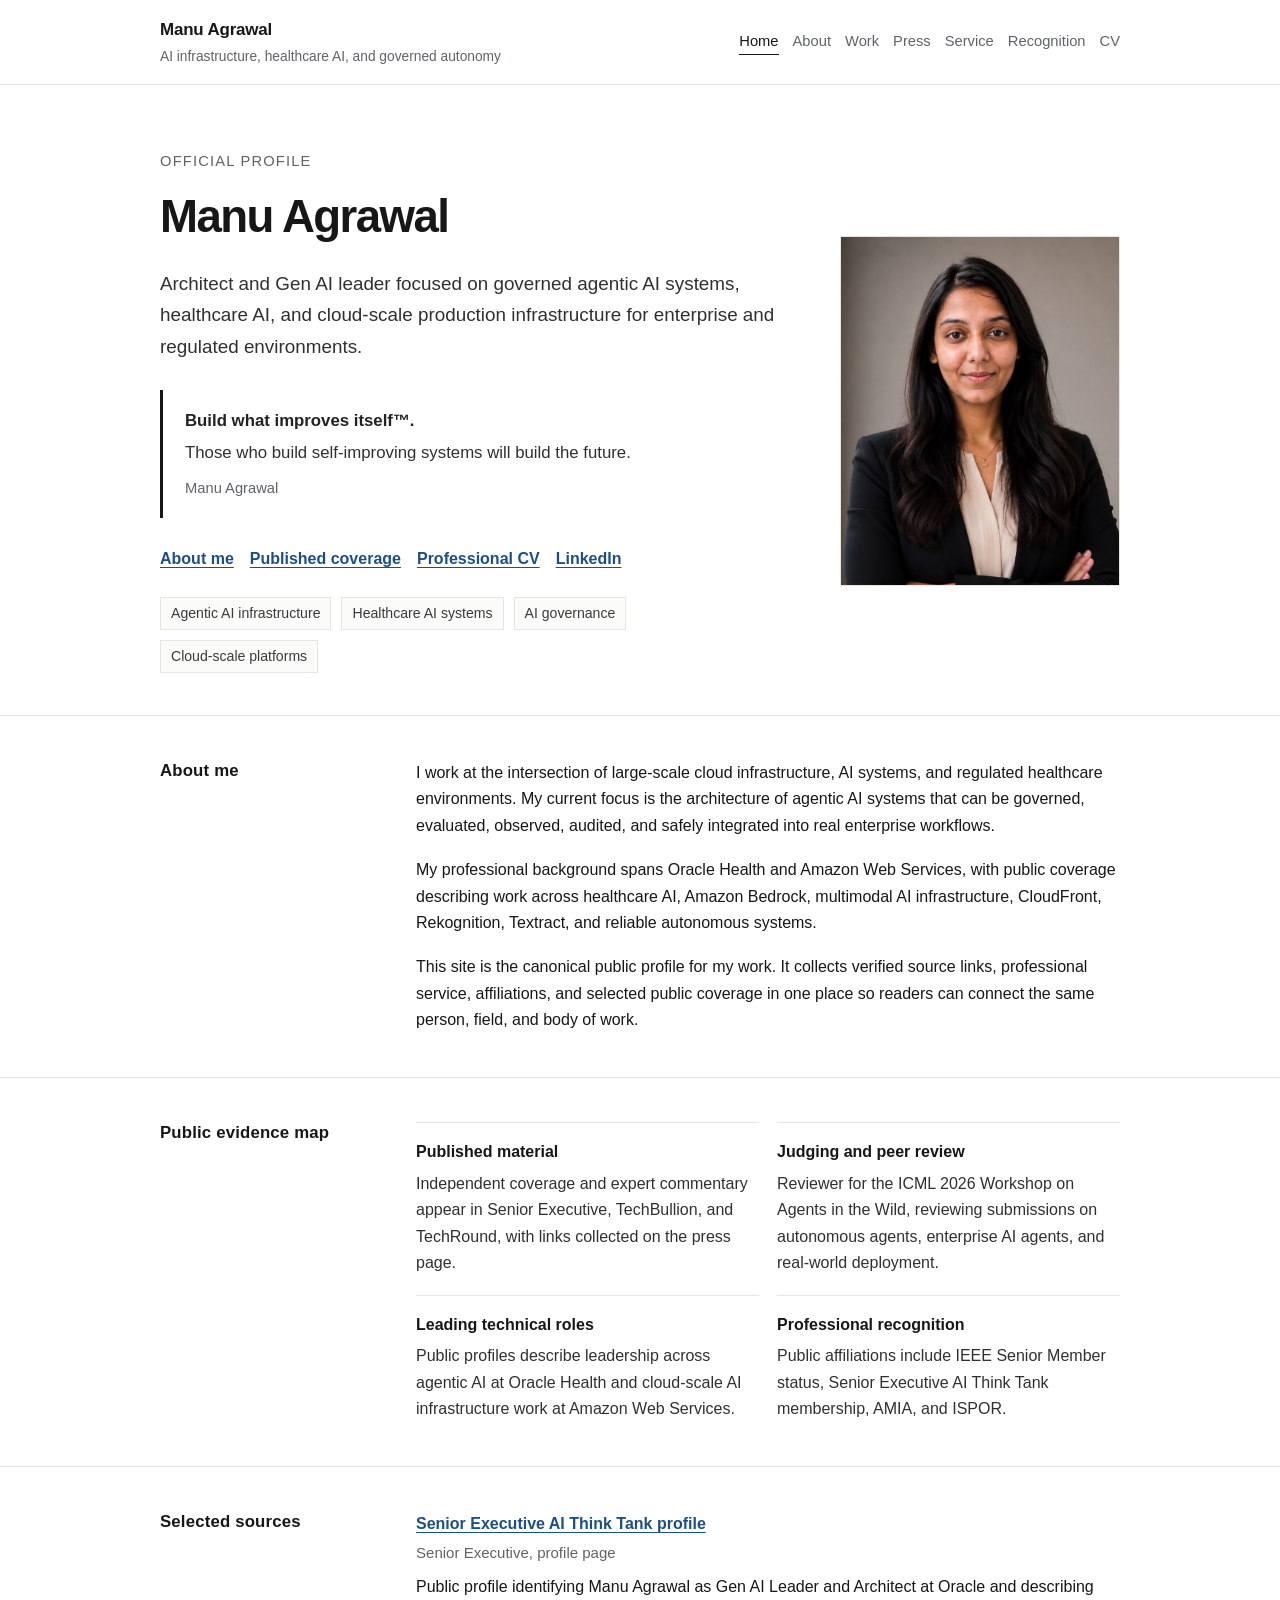
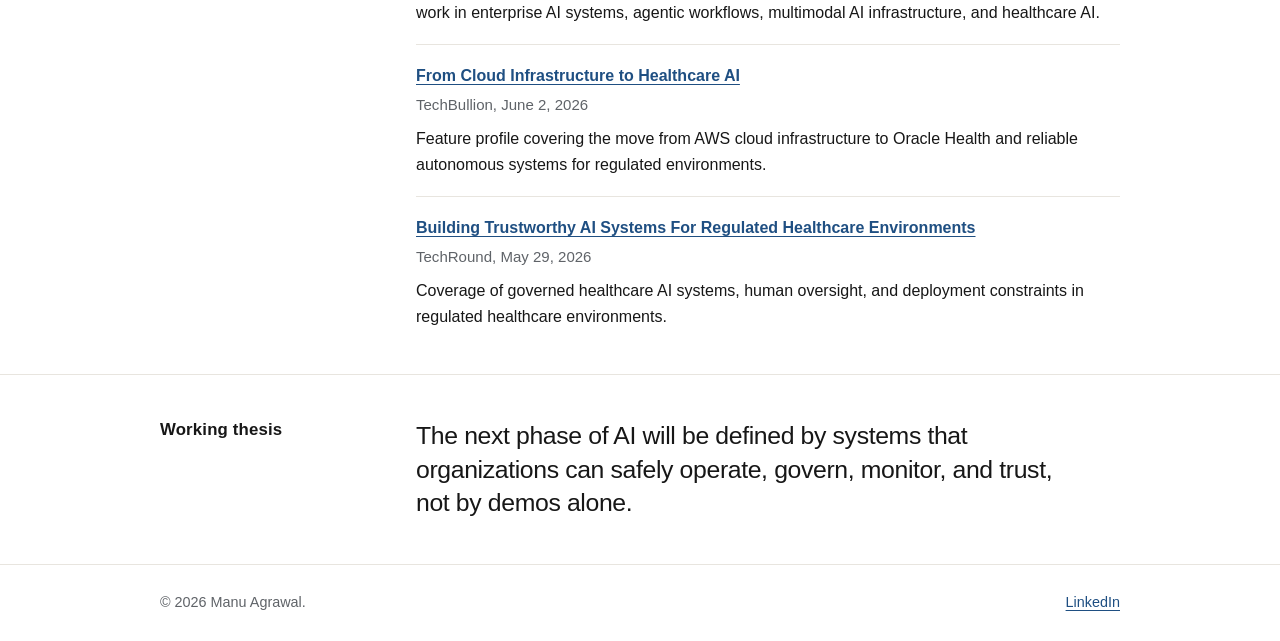
<file: index.html>
<!doctype html>
<html lang="en">
<head>
  <meta charset="utf-8">
  <meta name="viewport" content="width=device-width, initial-scale=1">
  <title>Manu Agrawal | AI Infrastructure, Agentic AI, and Healthcare AI</title>
  <meta name="description" content="Official profile of Manu Agrawal, Architect and Gen AI leader focused on governed agentic AI systems, healthcare AI, cloud infrastructure, and trustworthy enterprise AI deployment.">
  <link rel="canonical" href="https://manuagrawal.com/">
  <meta name="robots" content="index, follow, max-snippet:-1, max-image-preview:large, max-video-preview:-1">
  <meta property="og:type" content="profile">
  <meta property="og:site_name" content="Manu Agrawal">
  <meta property="og:title" content="Manu Agrawal | AI Infrastructure, Agentic AI, and Healthcare AI">
  <meta property="og:description" content="Official profile of Manu Agrawal, Architect and Gen AI leader focused on governed agentic AI systems, healthcare AI, cloud infrastructure, and trustworthy enterprise AI deployment.">
  <meta property="og:url" content="https://manuagrawal.com/">
  <meta name="twitter:card" content="summary">
  <meta name="twitter:title" content="Manu Agrawal | AI Infrastructure, Agentic AI, and Healthcare AI">
  <meta name="twitter:description" content="Official profile of Manu Agrawal, Architect and Gen AI leader focused on governed agentic AI systems, healthcare AI, cloud infrastructure, and trustworthy enterprise AI deployment.">
  <style data-critical-css>
:root {
  --bg: #ffffff;
  --paper: #fbfbfa;
  --ink: #171717;
  --muted: #5f6368;
  --line: #e8e5df;
  --line-strong: #d7d2c8;
  --link: #1f4f82;
  --max: 960px;
  --measure: 720px;
}

* { box-sizing: border-box; }
html { color-scheme: light; }
body {
  margin: 0;
  font-family: -apple-system, BlinkMacSystemFont, "Segoe UI", Roboto, Helvetica, Arial, sans-serif;
  background: var(--bg);
  color: var(--ink);
  line-height: 1.65;
  text-rendering: optimizeLegibility;
  -webkit-font-smoothing: antialiased;
}

a { color: var(--link); text-decoration-thickness: 0.08em; text-underline-offset: 0.18em; }
a:hover { text-decoration-thickness: 0.12em; }

.container { width: min(var(--max), calc(100% - 40px)); margin: 0 auto; }
.skip-link {
  position: absolute;
  top: 8px;
  left: -999px;
  padding: 8px 12px;
  background: var(--ink);
  color: #fff;
  z-index: 10;
}
.skip-link:focus { left: 8px; }

.site-header {
  border-bottom: 1px solid var(--line);
  background: rgba(255, 255, 255, 0.96);
}
.header-inner {
  min-height: 84px;
  display: flex;
  align-items: center;
  justify-content: space-between;
  gap: 28px;
}
.brand {
  color: var(--ink);
  text-decoration: none;
  display: grid;
  gap: 2px;
  min-width: 260px;
}
.brand strong {
  font-size: 1.06rem;
  letter-spacing: -0.01em;
  font-weight: 650;
}
.brand span {
  font-size: 0.86rem;
  color: var(--muted);
}
.nav {
  display: flex;
  flex-wrap: wrap;
  justify-content: flex-end;
  gap: 14px;
  font-size: 0.92rem;
}
.nav a {
  color: var(--muted);
  text-decoration: none;
}
.nav a:hover,
.nav a.active {
  color: var(--ink);
}
.nav a.active {
  border-bottom: 1px solid var(--ink);
}

.hero {
  padding: 64px 0 42px;
  border-bottom: 1px solid var(--line);
}
.hero-profile {
  display: grid;
  grid-template-columns: minmax(0, 1fr) 280px;
  gap: 52px;
  align-items: center;
}
.profile-photo {
  margin: 0;
}
.profile-photo img {
  display: block;
  width: 100%;
  aspect-ratio: 4 / 5;
  object-fit: cover;
  object-position: 40% top;
  border: 1px solid var(--line);
}
.kicker {
  margin: 0 0 18px;
  color: var(--muted);
  font-size: 0.92rem;
  letter-spacing: 0.08em;
  text-transform: uppercase;
}
h1 {
  margin: 0;
  max-width: 760px;
  font-size: clamp(2rem, 4vw, 2.85rem);
  line-height: 1.12;
  letter-spacing: -0.035em;
  font-weight: 650;
}
.lede {
  max-width: var(--measure);
  margin: 26px 0 0;
  color: #303030;
  font-size: clamp(1.05rem, 2vw, 1.18rem);
}
.signature-quote {
  max-width: var(--measure);
  margin: 28px 0 0;
  padding: 18px 0 18px 22px;
  border-left: 3px solid var(--ink);
  color: #222;
}
.signature-quote p {
  margin: 0;
  font-size: 1.05rem;
  line-height: 1.55;
}
.signature-quote strong {
  font-weight: 650;
}
.signature-quote .quote-support {
  display: block;
  margin-top: 6px;
  color: #303030;
}
.signature-quote cite {
  display: block;
  margin-top: 10px;
  color: var(--muted);
  font-size: 0.92rem;
  font-style: normal;
}    
.hero-links {
  margin-top: 28px;
  display: flex;
  flex-wrap: wrap;
  gap: 16px;
}
.hero-links a {
  font-weight: 560;
}
.hero-meta {
  margin-top: 24px;
  display: flex;
  flex-wrap: wrap;
  gap: 10px;
}
.tag {
  display: inline-flex;
  align-items: center;
  min-height: 30px;
  padding: 4px 10px;
  border: 1px solid var(--line);
  color: #3a3a3a;
  background: var(--paper);
  font-size: 0.88rem;
}

.section {
  padding: 44px 0;
  border-bottom: 1px solid var(--line);
}
.section:last-child { border-bottom: 0; }
.section-header {
  display: grid;
  grid-template-columns: 220px minmax(0, 1fr);
  gap: 36px;
  align-items: start;
}
h2 {
  margin: 0;
  font-size: 1.05rem;
  line-height: 1.35;
  letter-spacing: 0.01em;
  font-weight: 650;
}
.section-body {
  max-width: var(--measure);
}
.section-body > :first-child { margin-top: 0; }
.section-body > :last-child { margin-bottom: 0; }
p { margin: 0 0 18px; }
.muted { color: var(--muted); }

.list {
  display: grid;
  gap: 26px;
}
.item {
  padding-bottom: 26px;
  border-bottom: 1px solid var(--line);
}
.item:last-child { border-bottom: 0; padding-bottom: 0; }
.item h3 {
  margin: 0 0 6px;
  font-size: 1rem;
  line-height: 1.4;
  font-weight: 650;
}
.item .meta {
  color: var(--muted);
  margin-bottom: 8px;
  font-size: 0.94rem;
}
.item p { color: #303030; }
.item .links {
  margin-top: 8px;
  display: flex;
  flex-wrap: wrap;
  gap: 12px;
  font-size: 0.94rem;
}

.compact-list {
  list-style: none;
  margin: 0;
  padding: 0;
  display: grid;
  gap: 14px;
}
.compact-list li {
  padding-left: 18px;
  position: relative;
}
.compact-list li::before {
  content: "";
  width: 5px;
  height: 5px;
  border-radius: 50%;
  background: var(--line-strong);
  position: absolute;
  left: 0;
  top: 0.72em;
}

.callout {
  background: var(--paper);
  border: 1px solid var(--line);
  padding: 22px;
  margin-top: 24px;
}
.callout p { margin-bottom: 0; }
.callout ul { margin-bottom: 0; }
.statement {
  margin: 0;
  max-width: 660px;
  font-size: clamp(1.22rem, 2.2vw, 1.55rem);
  line-height: 1.35;
  letter-spacing: -0.015em;
}

.page-title {
  padding: 58px 0 30px;
  border-bottom: 1px solid var(--line);
}
.page-title h1 {
  font-size: clamp(1.9rem, 4vw, 2.55rem);
  max-width: 780px;
}
.page-title p {
  max-width: var(--measure);
  margin: 20px 0 0;
  color: #303030;
  font-size: 1.06rem;
}

.two-column {
  display: grid;
  grid-template-columns: 1fr 1fr;
  gap: 32px;
}
.three-column {
  display: grid;
  grid-template-columns: repeat(3, 1fr);
  gap: 20px;
}
.evidence-grid {
  display: grid;
  grid-template-columns: repeat(2, minmax(0, 1fr));
  gap: 18px;
}
.evidence-card {
  border-top: 1px solid var(--line);
  padding-top: 18px;
}
.evidence-card h3,
.mini-card h3 {
  margin: 0 0 8px;
  font-size: 1rem;
  line-height: 1.35;
}
.evidence-card p,
.mini-card p {
  margin-bottom: 0;
  color: #303030;
}
.mini-card {
  border-top: 1px solid var(--line);
  padding-top: 18px;
}
.source-list {
  list-style: none;
  padding: 0;
  margin: 0;
  display: grid;
  gap: 18px;
}
.source-list li {
  padding-bottom: 18px;
  border-bottom: 1px solid var(--line);
}
.source-list li:last-child {
  border-bottom: 0;
  padding-bottom: 0;
}
.source-list strong {
  display: block;
  margin-bottom: 3px;
}
.source-list span {
  display: block;
  color: var(--muted);
  font-size: 0.94rem;
}
.source-list p {
  margin: 8px 0 0;
}
.cv-list {
  display: grid;
  gap: 18px;
}
.cv-row {
  display: grid;
  grid-template-columns: 190px minmax(0, 1fr);
  gap: 22px;
  padding-bottom: 18px;
  border-bottom: 1px solid var(--line);
}
.cv-row:last-child {
  padding-bottom: 0;
  border-bottom: 0;
}
.cv-row dt {
  color: var(--muted);
}
.cv-row dd {
  margin: 0;
}
.rule-top { border-top: 1px solid var(--line); padding-top: 26px; }

.site-footer {
  border-top: 1px solid var(--line);
  padding: 26px 0;
  color: var(--muted);
  font-size: 0.9rem;
}
.footer-inner {
  display: flex;
  justify-content: space-between;
  gap: 20px;
}
.footer-inner p { margin: 0; }

@media (max-width: 760px) {
  .header-inner { align-items: flex-start; flex-direction: column; padding: 20px 0; }
  .brand { min-width: 0; }
  .nav { justify-content: flex-start; gap: 12px; }
  .hero-profile { grid-template-columns: 1fr; gap: 28px; }
  .profile-photo { max-width: 240px; }
  .hero { padding: 52px 0 34px; }
  .section-header { grid-template-columns: 1fr; gap: 16px; }
  .two-column { grid-template-columns: 1fr; gap: 24px; }
  .three-column,
  .evidence-grid { grid-template-columns: 1fr; }
  .cv-row { grid-template-columns: 1fr; gap: 4px; }
  .footer-inner { flex-direction: column; }
}
  </style>
  <link rel="stylesheet" href="./style.css">
  <script type="application/ld+json">
{
  "@context": "https://schema.org",
  "@graph": [
    {
      "@type": "WebSite",
      "@id": "https://manuagrawal.com/#website",
      "name": "Manu Agrawal",
      "url": "https://manuagrawal.com/"
    },
    {
      "@type": "ProfilePage",
      "@id": "https://manuagrawal.com/#profilepage",
      "url": "https://manuagrawal.com/",
      "name": "Manu Agrawal",
      "dateModified": "2026-06-13T00:00:00-07:00",
      "mainEntity": {
        "@id": "https://manuagrawal.com/#person"
      }
    },
    {
      "@type": "Person",
      "@id": "https://manuagrawal.com/#person",
      "name": "Manu Agrawal",
      "url": "https://manuagrawal.com/",
      "image": "https://manuagrawal.com/manu-agrawal-media-cover.jpg",
      "jobTitle": "Architect and Gen AI Leader",
      "description": "AI infrastructure and healthcare AI architect focused on governed agentic AI systems, trustworthy enterprise AI deployment, and cloud-scale production systems.",
      "worksFor": {
        "@type": "Organization",
        "name": "Oracle Health"
      },
      "sameAs": [
        "https://www.linkedin.com/in/manu-agrawal-85867b71/",
        "https://github.com/managraw",
        "https://seniorexecutive.com/profile/Manu-Agrawal-Gen-AI-Leader-Architect-Oracle/a6116e8f-8b82-4f64-97ab-2fc5a77d771b"
      ],
      "knowsAbout": [
        "Agentic AI infrastructure",
        "Healthcare AI systems",
        "AI governance",
        "AI observability",
        "Cloud-scale production systems",
        "Human-in-the-loop automation",
        "Trustworthy AI",
        "Regulated healthcare environments"
      ],
      "subjectOf": [
        {
          "@type": "Article",
          "headline": "Enterprise AI's Next Big Advantage Isn't What You Think",
          "datePublished": "2026-06-04T00:00:00Z",
          "url": "https://seniorexecutive.com/enterprise-ai-next-big-advantage/",
          "image": "https://manuagrawal.com/manu-agrawal-media-cover.jpg",
          "author": {
            "@type": "Organization",
            "name": "AI Editorial Team"
          },
          "publisher": {
            "@type": "Organization",
            "name": "Senior Executive"
          }
        },
        {
          "@type": "Article",
          "headline": "From Cloud Infrastructure to Healthcare AI: Manu Agrawal's Playbook for Reliable Autonomous Systems",
          "datePublished": "2026-06-02T00:00:00Z",
          "url": "https://techbullion.com/from-cloud-infrastructure-to-healthcare-ai-manu-agrawals-playbook-for-reliable-autonomous-systems/",
          "image": "https://techbullion.com/wp-content/uploads/2026/06/Photo-courtesy-of-Manu-Agrawal.png",
          "author": {
            "@type": "Person",
            "name": "Geo Virgo"
          },
          "publisher": {
            "@type": "Organization",
            "name": "TechBullion"
          }
        },
        {
          "@type": "Article",
          "headline": "Building Trustworthy AI Systems For Regulated Healthcare Environments",
          "datePublished": "2026-05-29T00:00:00Z",
          "url": "https://techround.co.uk/artificial-intelligence/building-trustworthy-ai-systems-for-regulated-healthcare-environments/",
          "image": "https://techround.co.uk/wp-content/uploads/2026/05/TechRound-Pics-10.png",
          "author": {
            "@type": "Organization",
            "name": "TechRound Team"
          },
          "publisher": {
            "@type": "Organization",
            "name": "TechRound"
          }
        }
      ]
    }
  ]
}
  </script>
</head>
<body>
  <a class="skip-link" href="#main">Skip to content</a>
  <header class="site-header">
    <div class="container header-inner">
      <a class="brand" href="./index.html" aria-label="Manu Agrawal home">
        <strong>Manu Agrawal</strong>
        <span>AI infrastructure, healthcare AI, and governed autonomy</span>
      </a>
      <nav class="nav" aria-label="Primary navigation">
        <a class="active" href="./index.html" aria-current="page">Home</a>
        <a href="./about.html">About</a>
        <a href="./work.html">Work</a>
        <a href="./media.html">Press</a>
        <a href="./service.html">Service</a>
        <a href="./recognition.html">Recognition</a>
        <a href="./cv.html">CV</a>
      </nav>
    </div>
  </header>
  <main id="main">
    <section class="hero">
      <div class="container hero-profile">
        <div>
          <p class="kicker">Official profile</p>
          <h1>Manu Agrawal</h1>
          <p class="lede">Architect and Gen AI leader focused on governed agentic AI systems, healthcare AI, and cloud-scale production infrastructure for enterprise and regulated environments.</p>
          <blockquote class="signature-quote">
            <p><strong>Build what improves itself&trade;.</strong><span class="quote-support">Those who build self-improving systems will build the future.</span></p>
            <cite>Manu Agrawal</cite>
          </blockquote>
          <div class="hero-links" aria-label="Selected links">
            <a href="./about.html">About me</a>
            <a href="./media.html">Published coverage</a>
            <a href="./cv.html">Professional CV</a>
            <a href="https://www.linkedin.com/in/manu-agrawal-85867b71/" target="_blank" rel="noopener noreferrer">LinkedIn</a>
          </div>
          <div class="hero-meta" aria-label="Focus areas">
            <span class="tag">Agentic AI infrastructure</span>
            <span class="tag">Healthcare AI systems</span>
            <span class="tag">AI governance</span>
            <span class="tag">Cloud-scale platforms</span>
          </div>
        </div>
        <figure class="profile-photo">
          <img src="./manu-agrawal-media-cover.jpg" alt="Manu Agrawal">
        </figure>
      </div>
    </section>

    <section class="section">
      <div class="container section-header">
        <h2>About me</h2>
        <div class="section-body">
          <p>I work at the intersection of large-scale cloud infrastructure, AI systems, and regulated healthcare environments. My current focus is the architecture of agentic AI systems that can be governed, evaluated, observed, audited, and safely integrated into real enterprise workflows.</p>
          <p>My professional background spans Oracle Health and Amazon Web Services, with public coverage describing work across healthcare AI, Amazon Bedrock, multimodal AI infrastructure, CloudFront, Rekognition, Textract, and reliable autonomous systems.</p>
          <p>This site is the canonical public profile for my work. It collects verified source links, professional service, affiliations, and selected public coverage in one place so readers can connect the same person, field, and body of work.</p>
        </div>
      </div>
    </section>

    <section class="section">
      <div class="container section-header">
        <h2>Public evidence map</h2>
        <div class="section-body evidence-grid">
          <div class="evidence-card">
            <h3>Published material</h3>
            <p>Independent coverage and expert commentary appear in Senior Executive, TechBullion, and TechRound, with links collected on the press page.</p>
          </div>
          <div class="evidence-card">
            <h3>Judging and peer review</h3>
            <p>Reviewer for the ICML 2026 Workshop on Agents in the Wild, reviewing submissions on autonomous agents, enterprise AI agents, and real-world deployment.</p>
          </div>
          <div class="evidence-card">
            <h3>Leading technical roles</h3>
            <p>Public profiles describe leadership across agentic AI at Oracle Health and cloud-scale AI infrastructure work at Amazon Web Services.</p>
          </div>
          <div class="evidence-card">
            <h3>Professional recognition</h3>
            <p>Public affiliations include IEEE Senior Member status, Senior Executive AI Think Tank membership, AMIA, and ISPOR.</p>
          </div>
        </div>
      </div>
    </section>

    <section class="section">
      <div class="container section-header">
        <h2>Selected sources</h2>
        <div class="section-body">
          <ul class="source-list">
            <li>
              <strong><a href="https://seniorexecutive.com/profile/Manu-Agrawal-Gen-AI-Leader-Architect-Oracle/a6116e8f-8b82-4f64-97ab-2fc5a77d771b" target="_blank" rel="noopener noreferrer">Senior Executive AI Think Tank profile</a></strong>
              <span>Senior Executive, profile page</span>
              <p>Public profile identifying Manu Agrawal as Gen AI Leader and Architect at Oracle and describing work in enterprise AI systems, agentic workflows, multimodal AI infrastructure, and healthcare AI.</p>
            </li>
            <li>
              <strong><a href="https://techbullion.com/from-cloud-infrastructure-to-healthcare-ai-manu-agrawals-playbook-for-reliable-autonomous-systems/" target="_blank" rel="noopener noreferrer">From Cloud Infrastructure to Healthcare AI</a></strong>
              <span>TechBullion, June 2, 2026</span>
              <p>Feature profile covering the move from AWS cloud infrastructure to Oracle Health and reliable autonomous systems for regulated environments.</p>
            </li>
            <li>
              <strong><a href="https://techround.co.uk/artificial-intelligence/building-trustworthy-ai-systems-for-regulated-healthcare-environments/" target="_blank" rel="noopener noreferrer">Building Trustworthy AI Systems For Regulated Healthcare Environments</a></strong>
              <span>TechRound, May 29, 2026</span>
              <p>Coverage of governed healthcare AI systems, human oversight, and deployment constraints in regulated healthcare environments.</p>
            </li>
          </ul>
        </div>
      </div>
    </section>

    <section class="section">
      <div class="container section-header">
        <h2>Working thesis</h2>
        <div class="section-body">
          <p class="statement">The next phase of AI will be defined by systems that organizations can safely operate, govern, monitor, and trust, not by demos alone.</p>
        </div>
      </div>
    </section>
  </main>
  <footer class="site-footer">
    <div class="container footer-inner">
      <p>&copy; 2026 Manu Agrawal.</p>
      <p><a href="https://www.linkedin.com/in/manu-agrawal-85867b71" target="_blank" rel="noopener noreferrer">LinkedIn</a></p>
    </div>
  </footer>
</body>
</html>
</file>
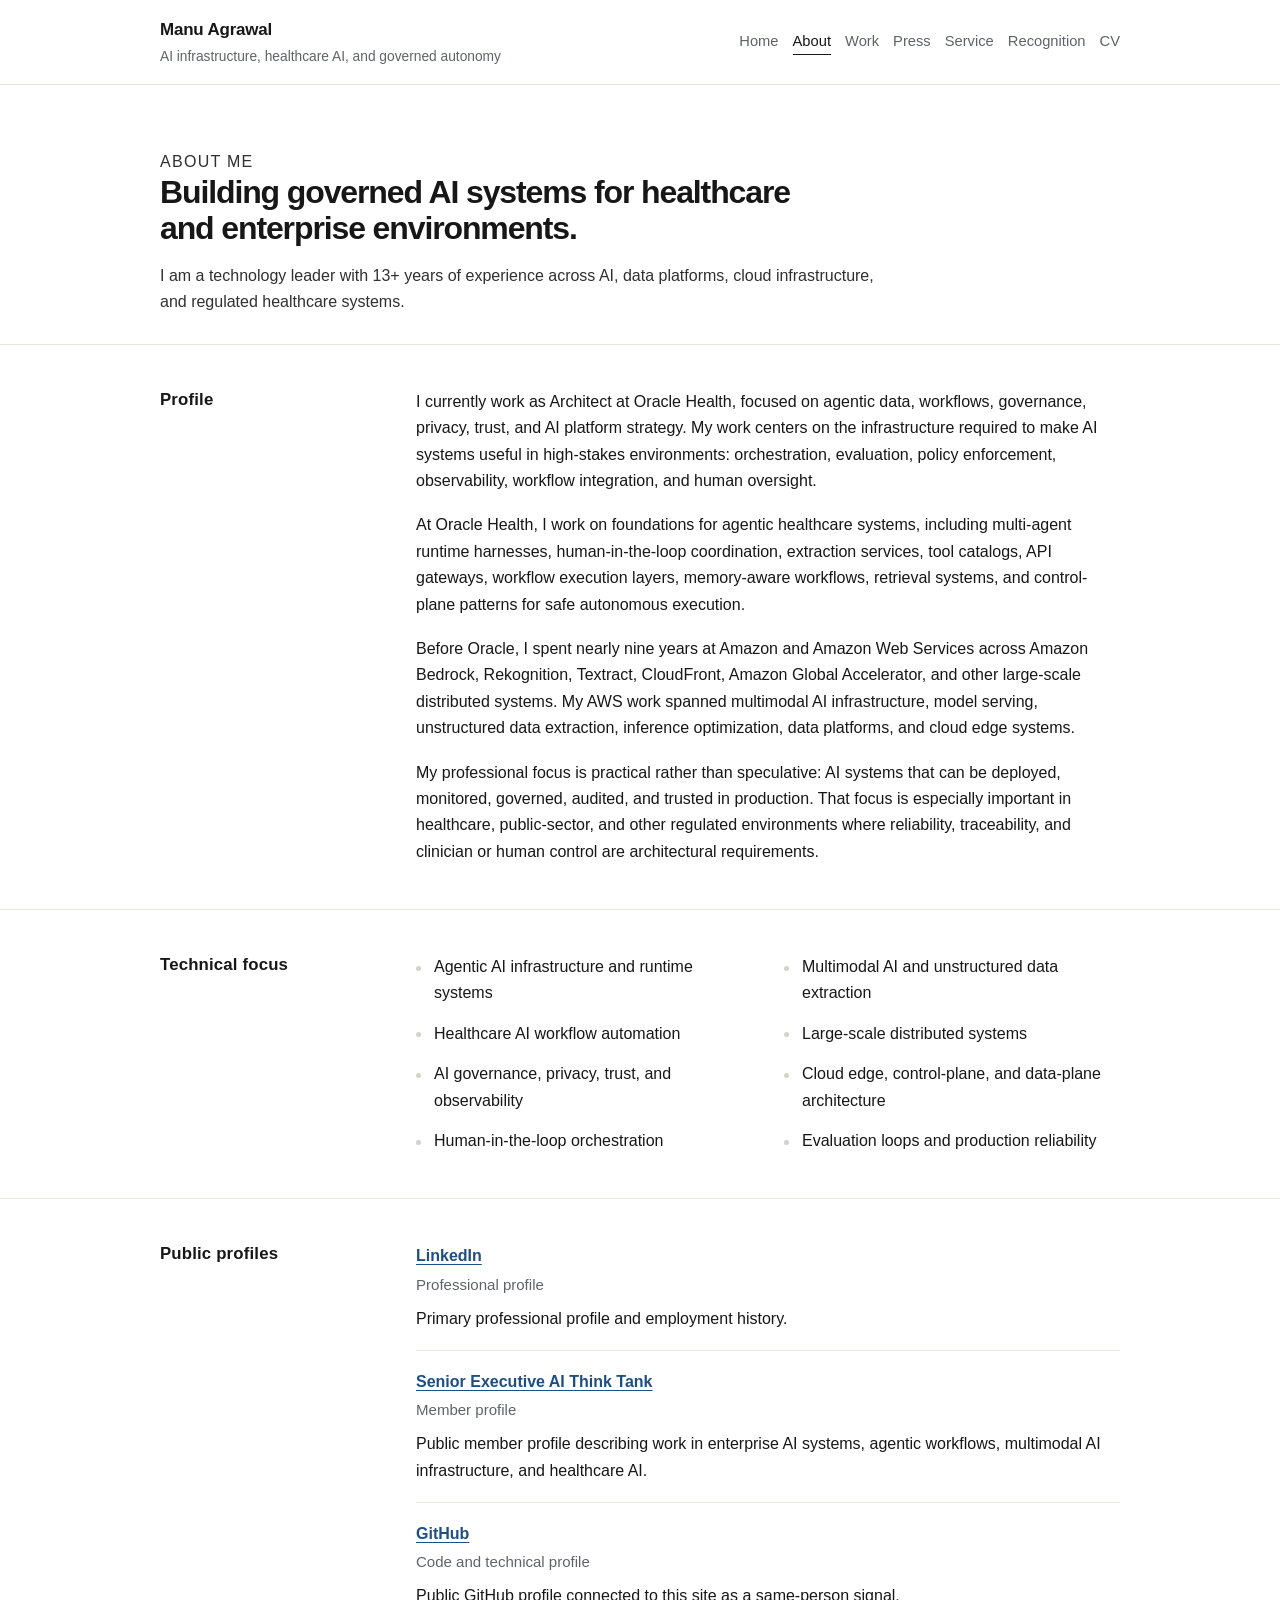
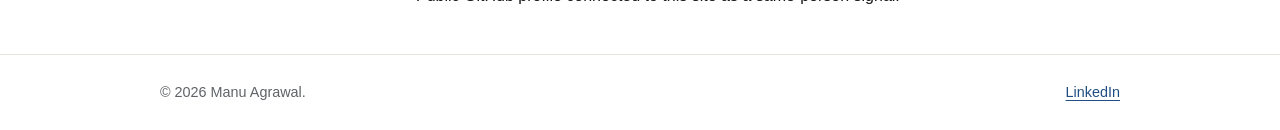
<file: about.html>
<!doctype html>
<html lang="en">
<head>
  <meta charset="utf-8">
  <meta name="viewport" content="width=device-width, initial-scale=1">
  <title>About Manu Agrawal | Healthcare AI and Agentic AI Architect</title>
  <meta name="description" content="About Manu Agrawal, Architect and Gen AI leader in healthcare AI, agentic AI infrastructure, cloud platforms, governance, trust, and large-scale distributed systems.">
  <link rel="canonical" href="https://manuagrawal.com/about.html">
  <meta name="robots" content="index, follow, max-snippet:-1, max-image-preview:large, max-video-preview:-1">
  <meta property="og:type" content="profile">
  <meta property="og:site_name" content="Manu Agrawal">
  <meta property="og:title" content="About Manu Agrawal | Healthcare AI and Agentic AI Architect">
  <meta property="og:description" content="About Manu Agrawal, Architect and Gen AI leader in healthcare AI, agentic AI infrastructure, cloud platforms, governance, trust, and large-scale distributed systems.">
  <meta property="og:url" content="https://manuagrawal.com/about.html">
  <meta name="twitter:card" content="summary">
  <meta name="twitter:title" content="About Manu Agrawal | Healthcare AI and Agentic AI Architect">
  <meta name="twitter:description" content="About Manu Agrawal, Architect and Gen AI leader in healthcare AI, agentic AI infrastructure, cloud platforms, governance, trust, and large-scale distributed systems.">
  <style data-critical-css>
:root {
  --bg: #ffffff;
  --paper: #fbfbfa;
  --ink: #171717;
  --muted: #5f6368;
  --line: #e8e5df;
  --line-strong: #d7d2c8;
  --link: #1f4f82;
  --max: 960px;
  --measure: 720px;
}

* { box-sizing: border-box; }
html { color-scheme: light; }
body {
  margin: 0;
  font-family: -apple-system, BlinkMacSystemFont, "Segoe UI", Roboto, Helvetica, Arial, sans-serif;
  background: var(--bg);
  color: var(--ink);
  line-height: 1.65;
  text-rendering: optimizeLegibility;
  -webkit-font-smoothing: antialiased;
}

a { color: var(--link); text-decoration-thickness: 0.08em; text-underline-offset: 0.18em; }
a:hover { text-decoration-thickness: 0.12em; }

.container { width: min(var(--max), calc(100% - 40px)); margin: 0 auto; }
.skip-link {
  position: absolute;
  top: 8px;
  left: -999px;
  padding: 8px 12px;
  background: var(--ink);
  color: #fff;
  z-index: 10;
}
.skip-link:focus { left: 8px; }

.site-header {
  border-bottom: 1px solid var(--line);
  background: rgba(255, 255, 255, 0.96);
}
.header-inner {
  min-height: 84px;
  display: flex;
  align-items: center;
  justify-content: space-between;
  gap: 28px;
}
.brand {
  color: var(--ink);
  text-decoration: none;
  display: grid;
  gap: 2px;
  min-width: 260px;
}
.brand strong {
  font-size: 1.06rem;
  letter-spacing: -0.01em;
  font-weight: 650;
}
.brand span {
  font-size: 0.86rem;
  color: var(--muted);
}
.nav {
  display: flex;
  flex-wrap: wrap;
  justify-content: flex-end;
  gap: 14px;
  font-size: 0.92rem;
}
.nav a {
  color: var(--muted);
  text-decoration: none;
}
.nav a:hover,
.nav a.active {
  color: var(--ink);
}
.nav a.active {
  border-bottom: 1px solid var(--ink);
}

.hero {
  padding: 64px 0 42px;
  border-bottom: 1px solid var(--line);
}
.hero-profile {
  display: grid;
  grid-template-columns: minmax(0, 1fr) 280px;
  gap: 52px;
  align-items: center;
}
.profile-photo {
  margin: 0;
}
.profile-photo img {
  display: block;
  width: 100%;
  aspect-ratio: 4 / 5;
  object-fit: cover;
  object-position: center top;
  border: 1px solid var(--line);
}
.kicker {
  margin: 0 0 18px;
  color: var(--muted);
  font-size: 0.92rem;
  letter-spacing: 0.08em;
  text-transform: uppercase;
}
h1 {
  margin: 0;
  max-width: 760px;
  font-size: clamp(2rem, 4vw, 2.85rem);
  line-height: 1.12;
  letter-spacing: -0.035em;
  font-weight: 650;
}
.lede {
  max-width: var(--measure);
  margin: 26px 0 0;
  color: #303030;
  font-size: clamp(1.05rem, 2vw, 1.18rem);
}
.hero-links {
  margin-top: 28px;
  display: flex;
  flex-wrap: wrap;
  gap: 16px;
}
.hero-links a {
  font-weight: 560;
}
.hero-meta {
  margin-top: 24px;
  display: flex;
  flex-wrap: wrap;
  gap: 10px;
}
.tag {
  display: inline-flex;
  align-items: center;
  min-height: 30px;
  padding: 4px 10px;
  border: 1px solid var(--line);
  color: #3a3a3a;
  background: var(--paper);
  font-size: 0.88rem;
}

.section {
  padding: 44px 0;
  border-bottom: 1px solid var(--line);
}
.section:last-child { border-bottom: 0; }
.section-header {
  display: grid;
  grid-template-columns: 220px minmax(0, 1fr);
  gap: 36px;
  align-items: start;
}
h2 {
  margin: 0;
  font-size: 1.05rem;
  line-height: 1.35;
  letter-spacing: 0.01em;
  font-weight: 650;
}
.section-body {
  max-width: var(--measure);
}
.section-body > :first-child { margin-top: 0; }
.section-body > :last-child { margin-bottom: 0; }
p { margin: 0 0 18px; }
.muted { color: var(--muted); }

.list {
  display: grid;
  gap: 26px;
}
.item {
  padding-bottom: 26px;
  border-bottom: 1px solid var(--line);
}
.item:last-child { border-bottom: 0; padding-bottom: 0; }
.item h3 {
  margin: 0 0 6px;
  font-size: 1rem;
  line-height: 1.4;
  font-weight: 650;
}
.item .meta {
  color: var(--muted);
  margin-bottom: 8px;
  font-size: 0.94rem;
}
.item p { color: #303030; }
.item .links {
  margin-top: 8px;
  display: flex;
  flex-wrap: wrap;
  gap: 12px;
  font-size: 0.94rem;
}

.compact-list {
  list-style: none;
  margin: 0;
  padding: 0;
  display: grid;
  gap: 14px;
}
.compact-list li {
  padding-left: 18px;
  position: relative;
}
.compact-list li::before {
  content: "";
  width: 5px;
  height: 5px;
  border-radius: 50%;
  background: var(--line-strong);
  position: absolute;
  left: 0;
  top: 0.72em;
}

.callout {
  background: var(--paper);
  border: 1px solid var(--line);
  padding: 22px;
  margin-top: 24px;
}
.callout p { margin-bottom: 0; }
.callout ul { margin-bottom: 0; }
.statement {
  margin: 0;
  max-width: 660px;
  font-size: clamp(1.22rem, 2.2vw, 1.55rem);
  line-height: 1.35;
  letter-spacing: -0.015em;
}

.page-title {
  padding: 58px 0 30px;
  border-bottom: 1px solid var(--line);
}
.page-title h1 {
  font-size: clamp(1.9rem, 4vw, 2.55rem);
  max-width: 780px;
}
.page-title p {
  max-width: var(--measure);
  margin: 20px 0 0;
  color: #303030;
  font-size: 1.06rem;
}

.two-column {
  display: grid;
  grid-template-columns: 1fr 1fr;
  gap: 32px;
}
.three-column {
  display: grid;
  grid-template-columns: repeat(3, 1fr);
  gap: 20px;
}
.evidence-grid {
  display: grid;
  grid-template-columns: repeat(2, minmax(0, 1fr));
  gap: 18px;
}
.evidence-card {
  border-top: 1px solid var(--line);
  padding-top: 18px;
}
.evidence-card h3,
.mini-card h3 {
  margin: 0 0 8px;
  font-size: 1rem;
  line-height: 1.35;
}
.evidence-card p,
.mini-card p {
  margin-bottom: 0;
  color: #303030;
}
.mini-card {
  border-top: 1px solid var(--line);
  padding-top: 18px;
}
.source-list {
  list-style: none;
  padding: 0;
  margin: 0;
  display: grid;
  gap: 18px;
}
.source-list li {
  padding-bottom: 18px;
  border-bottom: 1px solid var(--line);
}
.source-list li:last-child {
  border-bottom: 0;
  padding-bottom: 0;
}
.source-list strong {
  display: block;
  margin-bottom: 3px;
}
.source-list span {
  display: block;
  color: var(--muted);
  font-size: 0.94rem;
}
.source-list p {
  margin: 8px 0 0;
}
.cv-list {
  display: grid;
  gap: 18px;
}
.cv-row {
  display: grid;
  grid-template-columns: 190px minmax(0, 1fr);
  gap: 22px;
  padding-bottom: 18px;
  border-bottom: 1px solid var(--line);
}
.cv-row:last-child {
  padding-bottom: 0;
  border-bottom: 0;
}
.cv-row dt {
  color: var(--muted);
}
.cv-row dd {
  margin: 0;
}
.rule-top { border-top: 1px solid var(--line); padding-top: 26px; }

.site-footer {
  border-top: 1px solid var(--line);
  padding: 26px 0;
  color: var(--muted);
  font-size: 0.9rem;
}
.footer-inner {
  display: flex;
  justify-content: space-between;
  gap: 20px;
}
.footer-inner p { margin: 0; }

@media (max-width: 760px) {
  .header-inner { align-items: flex-start; flex-direction: column; padding: 20px 0; }
  .brand { min-width: 0; }
  .nav { justify-content: flex-start; gap: 12px; }
  .hero-profile { grid-template-columns: 1fr; gap: 28px; }
  .profile-photo { max-width: 240px; }
  .hero { padding: 52px 0 34px; }
  .section-header { grid-template-columns: 1fr; gap: 16px; }
  .two-column { grid-template-columns: 1fr; gap: 24px; }
  .three-column,
  .evidence-grid { grid-template-columns: 1fr; }
  .cv-row { grid-template-columns: 1fr; gap: 4px; }
  .footer-inner { flex-direction: column; }
}
  </style>
  <link rel="stylesheet" href="./style.css">
  <script type="application/ld+json">
{
  "@context": "https://schema.org",
  "@type": "ProfilePage",
  "@id": "https://manuagrawal.com/about.html#profilepage",
  "url": "https://manuagrawal.com/about.html",
  "name": "About Manu Agrawal",
  "dateModified": "2026-06-12T00:00:00-07:00",
  "mainEntity": {
    "@type": "Person",
    "@id": "https://manuagrawal.com/#person",
    "name": "Manu Agrawal",
    "url": "https://manuagrawal.com/",
    "image": "https://manuagrawal.com/manu-agrawal-media-cover.jpg",
    "jobTitle": "Architect and Gen AI Leader",
    "worksFor": {
      "@type": "Organization",
      "name": "Oracle Health"
    },
    "sameAs": [
      "https://www.linkedin.com/in/manu-agrawal-85867b71/",
      "https://github.com/managraw",
      "https://seniorexecutive.com/profile/Manu-Agrawal-Gen-AI-Leader-Architect-Oracle/a6116e8f-8b82-4f64-97ab-2fc5a77d771b"
    ]
  }
}
  </script>
</head>
<body>
  <a class="skip-link" href="#main">Skip to content</a>
  <header class="site-header">
    <div class="container header-inner">
      <a class="brand" href="./index.html" aria-label="Manu Agrawal home">
        <strong>Manu Agrawal</strong>
        <span>AI infrastructure, healthcare AI, and governed autonomy</span>
      </a>
      <nav class="nav" aria-label="Primary navigation">
        <a href="./index.html">Home</a>
        <a class="active" href="./about.html" aria-current="page">About</a>
        <a href="./work.html">Work</a>
        <a href="./media.html">Press</a>
        <a href="./service.html">Service</a>
        <a href="./recognition.html">Recognition</a>
        <a href="./cv.html">CV</a>
      </nav>
    </div>
  </header>
  <main id="main">
    <section class="page-title">
      <div class="container">
        <p class="kicker">About me</p>
        <h1>Building governed AI systems for healthcare and enterprise environments.</h1>
        <p>I am a technology leader with 13+ years of experience across AI, data platforms, cloud infrastructure, and regulated healthcare systems.</p>
      </div>
    </section>

    <section class="section">
      <div class="container section-header">
        <h2>Profile</h2>
        <div class="section-body">
          <p>I currently work as Architect at Oracle Health, focused on agentic data, workflows, governance, privacy, trust, and AI platform strategy. My work centers on the infrastructure required to make AI systems useful in high-stakes environments: orchestration, evaluation, policy enforcement, observability, workflow integration, and human oversight.</p>
          <p>At Oracle Health, I work on foundations for agentic healthcare systems, including multi-agent runtime harnesses, human-in-the-loop coordination, extraction services, tool catalogs, API gateways, workflow execution layers, memory-aware workflows, retrieval systems, and control-plane patterns for safe autonomous execution.</p>
          <p>Before Oracle, I spent nearly nine years at Amazon and Amazon Web Services across Amazon Bedrock, Rekognition, Textract, CloudFront, Amazon Global Accelerator, and other large-scale distributed systems. My AWS work spanned multimodal AI infrastructure, model serving, unstructured data extraction, inference optimization, data platforms, and cloud edge systems.</p>
          <p>My professional focus is practical rather than speculative: AI systems that can be deployed, monitored, governed, audited, and trusted in production. That focus is especially important in healthcare, public-sector, and other regulated environments where reliability, traceability, and clinician or human control are architectural requirements.</p>
        </div>
      </div>
    </section>

    <section class="section">
      <div class="container section-header">
        <h2>Technical focus</h2>
        <div class="section-body two-column">
          <ul class="compact-list">
            <li>Agentic AI infrastructure and runtime systems</li>
            <li>Healthcare AI workflow automation</li>
            <li>AI governance, privacy, trust, and observability</li>
            <li>Human-in-the-loop orchestration</li>
          </ul>
          <ul class="compact-list">
            <li>Multimodal AI and unstructured data extraction</li>
            <li>Large-scale distributed systems</li>
            <li>Cloud edge, control-plane, and data-plane architecture</li>
            <li>Evaluation loops and production reliability</li>
          </ul>
        </div>
      </div>
    </section>

    <section class="section">
      <div class="container section-header">
        <h2>Public profiles</h2>
        <div class="section-body">
          <ul class="source-list">
            <li>
              <strong><a href="https://www.linkedin.com/in/manu-agrawal-85867b71" target="_blank" rel="noopener noreferrer">LinkedIn</a></strong>
              <span>Professional profile</span>
              <p>Primary professional profile and employment history.</p>
            </li>
            <li>
              <strong><a href="https://seniorexecutive.com/profile/Manu-Agrawal-Gen-AI-Leader-Architect-Oracle/a6116e8f-8b82-4f64-97ab-2fc5a77d771b" target="_blank" rel="noopener noreferrer">Senior Executive AI Think Tank</a></strong>
              <span>Member profile</span>
              <p>Public member profile describing work in enterprise AI systems, agentic workflows, multimodal AI infrastructure, and healthcare AI.</p>
            </li>
            <li>
              <strong><a href="https://github.com/managraw" target="_blank" rel="noopener noreferrer">GitHub</a></strong>
              <span>Code and technical profile</span>
              <p>Public GitHub profile connected to this site as a same-person signal.</p>
            </li>
          </ul>
        </div>
      </div>
    </section>
  </main>
  <footer class="site-footer">
    <div class="container footer-inner">
      <p>&copy; 2026 Manu Agrawal.</p>
      <p><a href="https://www.linkedin.com/in/manu-agrawal-85867b71" target="_blank" rel="noopener noreferrer">LinkedIn</a></p>
    </div>
  </footer>
</body>
</html>
</file>
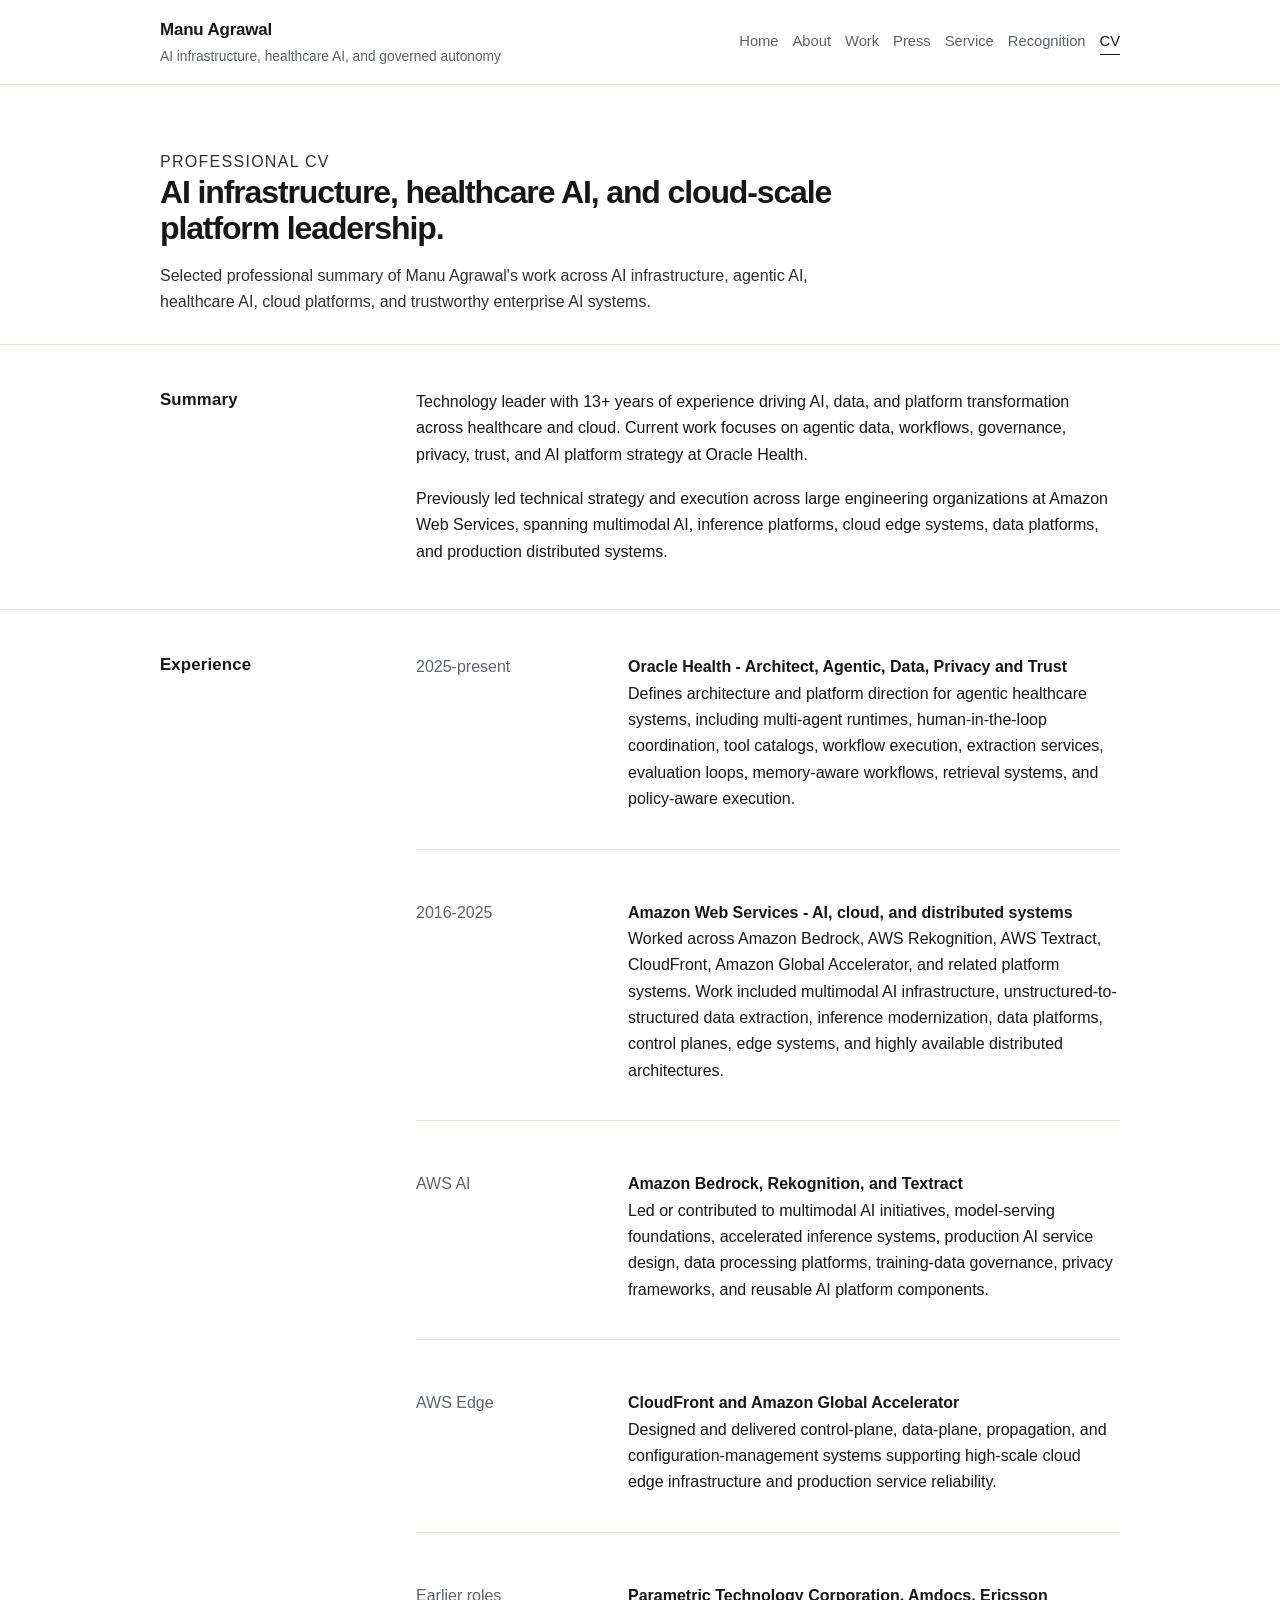
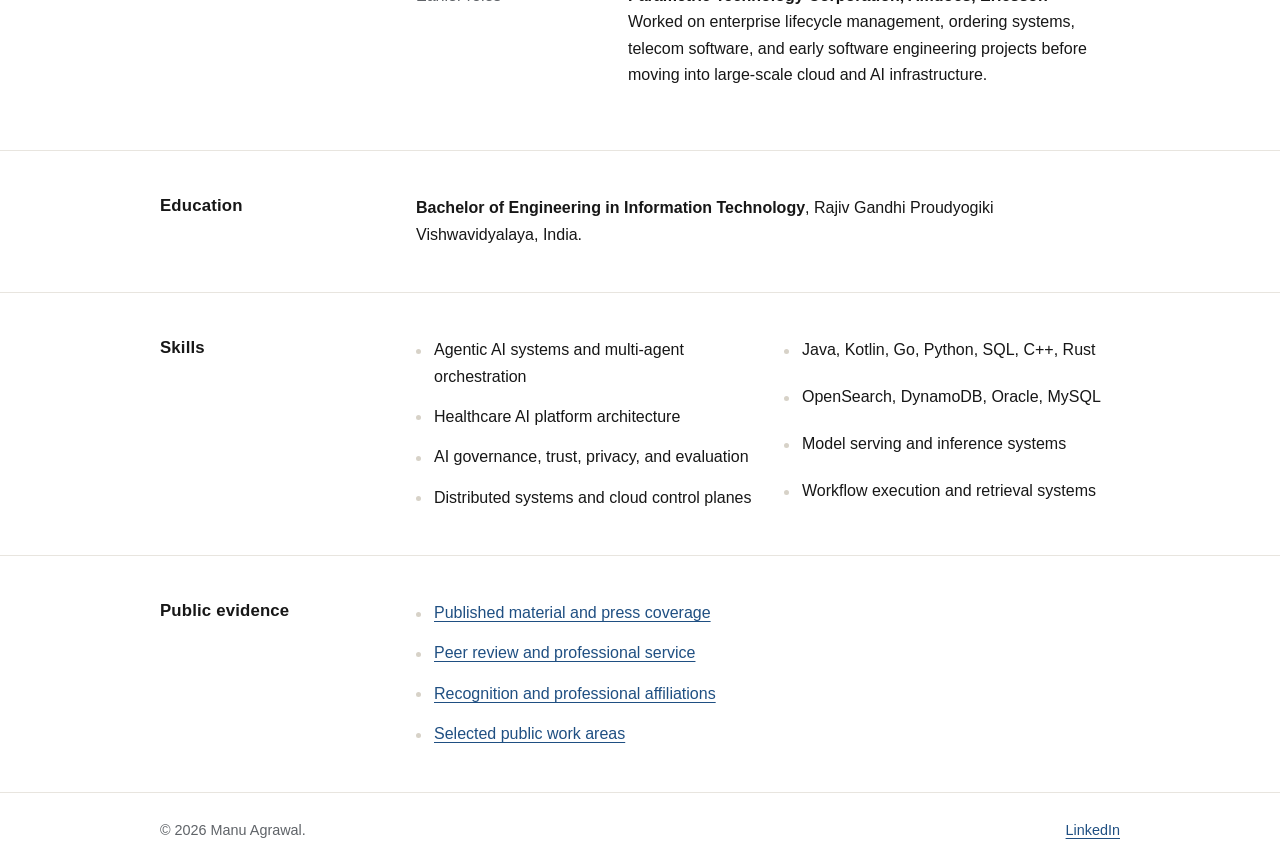
<file: cv.html>
<!doctype html>
<html lang="en">
<head>
  <meta charset="utf-8">
  <meta name="viewport" content="width=device-width, initial-scale=1">
  <title>Professional CV | Manu Agrawal</title>
  <meta name="description" content="Professional CV for Manu Agrawal, Architect and Gen AI leader focused on Oracle Health agentic AI, AWS AI infrastructure, Amazon Bedrock, cloud platforms, and healthcare AI systems.">
  <link rel="canonical" href="https://manuagrawal.com/cv.html">
  <meta name="robots" content="index, follow, max-snippet:-1, max-image-preview:large, max-video-preview:-1">
  <meta property="og:type" content="profile">
  <meta property="og:site_name" content="Manu Agrawal">
  <meta property="og:title" content="Professional CV | Manu Agrawal">
  <meta property="og:description" content="Professional CV for Manu Agrawal, Architect and Gen AI leader focused on Oracle Health agentic AI, AWS AI infrastructure, Amazon Bedrock, cloud platforms, and healthcare AI systems.">
  <meta property="og:url" content="https://manuagrawal.com/cv.html">
  <meta name="twitter:card" content="summary">
  <meta name="twitter:title" content="Professional CV | Manu Agrawal">
  <meta name="twitter:description" content="Professional CV for Manu Agrawal, Architect and Gen AI leader focused on Oracle Health agentic AI, AWS AI infrastructure, Amazon Bedrock, cloud platforms, and healthcare AI systems.">
  <style data-critical-css>
:root {
  --bg: #ffffff;
  --paper: #fbfbfa;
  --ink: #171717;
  --muted: #5f6368;
  --line: #e8e5df;
  --line-strong: #d7d2c8;
  --link: #1f4f82;
  --max: 960px;
  --measure: 720px;
}

* { box-sizing: border-box; }
html { color-scheme: light; }
body {
  margin: 0;
  font-family: -apple-system, BlinkMacSystemFont, "Segoe UI", Roboto, Helvetica, Arial, sans-serif;
  background: var(--bg);
  color: var(--ink);
  line-height: 1.65;
  text-rendering: optimizeLegibility;
  -webkit-font-smoothing: antialiased;
}

a { color: var(--link); text-decoration-thickness: 0.08em; text-underline-offset: 0.18em; }
a:hover { text-decoration-thickness: 0.12em; }

.container { width: min(var(--max), calc(100% - 40px)); margin: 0 auto; }
.skip-link {
  position: absolute;
  top: 8px;
  left: -999px;
  padding: 8px 12px;
  background: var(--ink);
  color: #fff;
  z-index: 10;
}
.skip-link:focus { left: 8px; }

.site-header {
  border-bottom: 1px solid var(--line);
  background: rgba(255, 255, 255, 0.96);
}
.header-inner {
  min-height: 84px;
  display: flex;
  align-items: center;
  justify-content: space-between;
  gap: 28px;
}
.brand {
  color: var(--ink);
  text-decoration: none;
  display: grid;
  gap: 2px;
  min-width: 260px;
}
.brand strong {
  font-size: 1.06rem;
  letter-spacing: -0.01em;
  font-weight: 650;
}
.brand span {
  font-size: 0.86rem;
  color: var(--muted);
}
.nav {
  display: flex;
  flex-wrap: wrap;
  justify-content: flex-end;
  gap: 14px;
  font-size: 0.92rem;
}
.nav a {
  color: var(--muted);
  text-decoration: none;
}
.nav a:hover,
.nav a.active {
  color: var(--ink);
}
.nav a.active {
  border-bottom: 1px solid var(--ink);
}

.hero {
  padding: 64px 0 42px;
  border-bottom: 1px solid var(--line);
}
.hero-profile {
  display: grid;
  grid-template-columns: minmax(0, 1fr) 280px;
  gap: 52px;
  align-items: center;
}
.profile-photo {
  margin: 0;
}
.profile-photo img {
  display: block;
  width: 100%;
  aspect-ratio: 4 / 5;
  object-fit: cover;
  object-position: center top;
  border: 1px solid var(--line);
}
.kicker {
  margin: 0 0 18px;
  color: var(--muted);
  font-size: 0.92rem;
  letter-spacing: 0.08em;
  text-transform: uppercase;
}
h1 {
  margin: 0;
  max-width: 760px;
  font-size: clamp(2rem, 4vw, 2.85rem);
  line-height: 1.12;
  letter-spacing: -0.035em;
  font-weight: 650;
}
.lede {
  max-width: var(--measure);
  margin: 26px 0 0;
  color: #303030;
  font-size: clamp(1.05rem, 2vw, 1.18rem);
}
.hero-links {
  margin-top: 28px;
  display: flex;
  flex-wrap: wrap;
  gap: 16px;
}
.hero-links a {
  font-weight: 560;
}
.hero-meta {
  margin-top: 24px;
  display: flex;
  flex-wrap: wrap;
  gap: 10px;
}
.tag {
  display: inline-flex;
  align-items: center;
  min-height: 30px;
  padding: 4px 10px;
  border: 1px solid var(--line);
  color: #3a3a3a;
  background: var(--paper);
  font-size: 0.88rem;
}

.section {
  padding: 44px 0;
  border-bottom: 1px solid var(--line);
}
.section:last-child { border-bottom: 0; }
.section-header {
  display: grid;
  grid-template-columns: 220px minmax(0, 1fr);
  gap: 36px;
  align-items: start;
}
h2 {
  margin: 0;
  font-size: 1.05rem;
  line-height: 1.35;
  letter-spacing: 0.01em;
  font-weight: 650;
}
.section-body {
  max-width: var(--measure);
}
.section-body > :first-child { margin-top: 0; }
.section-body > :last-child { margin-bottom: 0; }
p { margin: 0 0 18px; }
.muted { color: var(--muted); }

.list {
  display: grid;
  gap: 26px;
}
.item {
  padding-bottom: 26px;
  border-bottom: 1px solid var(--line);
}
.item:last-child { border-bottom: 0; padding-bottom: 0; }
.item h3 {
  margin: 0 0 6px;
  font-size: 1rem;
  line-height: 1.4;
  font-weight: 650;
}
.item .meta {
  color: var(--muted);
  margin-bottom: 8px;
  font-size: 0.94rem;
}
.item p { color: #303030; }
.item .links {
  margin-top: 8px;
  display: flex;
  flex-wrap: wrap;
  gap: 12px;
  font-size: 0.94rem;
}

.compact-list {
  list-style: none;
  margin: 0;
  padding: 0;
  display: grid;
  gap: 14px;
}
.compact-list li {
  padding-left: 18px;
  position: relative;
}
.compact-list li::before {
  content: "";
  width: 5px;
  height: 5px;
  border-radius: 50%;
  background: var(--line-strong);
  position: absolute;
  left: 0;
  top: 0.72em;
}

.callout {
  background: var(--paper);
  border: 1px solid var(--line);
  padding: 22px;
  margin-top: 24px;
}
.callout p { margin-bottom: 0; }
.callout ul { margin-bottom: 0; }
.statement {
  margin: 0;
  max-width: 660px;
  font-size: clamp(1.22rem, 2.2vw, 1.55rem);
  line-height: 1.35;
  letter-spacing: -0.015em;
}

.page-title {
  padding: 58px 0 30px;
  border-bottom: 1px solid var(--line);
}
.page-title h1 {
  font-size: clamp(1.9rem, 4vw, 2.55rem);
  max-width: 780px;
}
.page-title p {
  max-width: var(--measure);
  margin: 20px 0 0;
  color: #303030;
  font-size: 1.06rem;
}

.two-column {
  display: grid;
  grid-template-columns: 1fr 1fr;
  gap: 32px;
}
.three-column {
  display: grid;
  grid-template-columns: repeat(3, 1fr);
  gap: 20px;
}
.evidence-grid {
  display: grid;
  grid-template-columns: repeat(2, minmax(0, 1fr));
  gap: 18px;
}
.evidence-card {
  border-top: 1px solid var(--line);
  padding-top: 18px;
}
.evidence-card h3,
.mini-card h3 {
  margin: 0 0 8px;
  font-size: 1rem;
  line-height: 1.35;
}
.evidence-card p,
.mini-card p {
  margin-bottom: 0;
  color: #303030;
}
.mini-card {
  border-top: 1px solid var(--line);
  padding-top: 18px;
}
.source-list {
  list-style: none;
  padding: 0;
  margin: 0;
  display: grid;
  gap: 18px;
}
.source-list li {
  padding-bottom: 18px;
  border-bottom: 1px solid var(--line);
}
.source-list li:last-child {
  border-bottom: 0;
  padding-bottom: 0;
}
.source-list strong {
  display: block;
  margin-bottom: 3px;
}
.source-list span {
  display: block;
  color: var(--muted);
  font-size: 0.94rem;
}
.source-list p {
  margin: 8px 0 0;
}
.cv-list {
  display: grid;
  gap: 18px;
}
.cv-row {
  display: grid;
  grid-template-columns: 190px minmax(0, 1fr);
  gap: 22px;
  padding-bottom: 18px;
  border-bottom: 1px solid var(--line);
}
.cv-row:last-child {
  padding-bottom: 0;
  border-bottom: 0;
}
.cv-row dt {
  color: var(--muted);
}
.cv-row dd {
  margin: 0;
}
.rule-top { border-top: 1px solid var(--line); padding-top: 26px; }

.site-footer {
  border-top: 1px solid var(--line);
  padding: 26px 0;
  color: var(--muted);
  font-size: 0.9rem;
}
.footer-inner {
  display: flex;
  justify-content: space-between;
  gap: 20px;
}
.footer-inner p { margin: 0; }

@media (max-width: 760px) {
  .header-inner { align-items: flex-start; flex-direction: column; padding: 20px 0; }
  .brand { min-width: 0; }
  .nav { justify-content: flex-start; gap: 12px; }
  .hero-profile { grid-template-columns: 1fr; gap: 28px; }
  .profile-photo { max-width: 240px; }
  .hero { padding: 52px 0 34px; }
  .section-header { grid-template-columns: 1fr; gap: 16px; }
  .two-column { grid-template-columns: 1fr; gap: 24px; }
  .three-column,
  .evidence-grid { grid-template-columns: 1fr; }
  .cv-row { grid-template-columns: 1fr; gap: 4px; }
  .footer-inner { flex-direction: column; }
}
  </style>
  <link rel="stylesheet" href="./style.css">
  <script type="application/ld+json">
{
  "@context": "https://schema.org",
  "@type": "ProfilePage",
  "@id": "https://manuagrawal.com/cv.html#profilepage",
  "url": "https://manuagrawal.com/cv.html",
  "name": "Professional CV | Manu Agrawal",
  "dateModified": "2026-06-12T00:00:00-07:00",
  "mainEntity": {
    "@type": "Person",
    "@id": "https://manuagrawal.com/#person",
    "name": "Manu Agrawal",
    "image": "https://manuagrawal.com/manu-agrawal-media-cover.jpg",
    "jobTitle": "Chief Architect and Gen AI Leader",
    "worksFor": {
      "@type": "Organization",
      "name": "Oracle Health"
    },
    "sameAs": [
      "https://www.linkedin.com/in/manu-agrawal-85867b71/",
      "https://github.com/managraw",
      "https://seniorexecutive.com/profile/Manu-Agrawal-Gen-AI-Leader-Architect-Oracle/a6116e8f-8b82-4f64-97ab-2fc5a77d771b"
    ]
  }
}
  </script>
</head>
<body>
  <a class="skip-link" href="#main">Skip to content</a>
  <header class="site-header">
    <div class="container header-inner">
      <a class="brand" href="./index.html" aria-label="Manu Agrawal home">
        <strong>Manu Agrawal</strong>
        <span>AI infrastructure, healthcare AI, and governed autonomy</span>
      </a>
      <nav class="nav" aria-label="Primary navigation">
        <a href="./index.html">Home</a>
        <a href="./about.html">About</a>
        <a href="./work.html">Work</a>
        <a href="./media.html">Press</a>
        <a href="./service.html">Service</a>
        <a href="./recognition.html">Recognition</a>
        <a class="active" href="./cv.html" aria-current="page">CV</a>
      </nav>
    </div>
  </header>
  <main id="main">
    <section class="page-title">
      <div class="container">
        <p class="kicker">Professional CV</p>
        <h1>AI infrastructure, healthcare AI, and cloud-scale platform leadership.</h1>
        <p>Selected professional summary of Manu Agrawal's work across AI infrastructure, agentic AI, healthcare AI, cloud platforms, and trustworthy enterprise AI systems.</p>
      </div>
    </section>

    <section class="section">
      <div class="container section-header">
        <h2>Summary</h2>
        <div class="section-body">
          <p>Technology leader with 13+ years of experience driving AI, data, and platform transformation across healthcare and cloud. Current work focuses on agentic data, workflows, governance, privacy, trust, and AI platform strategy at Oracle Health.</p>
          <p>Previously led technical strategy and execution across large engineering organizations at Amazon Web Services, spanning multimodal AI, inference platforms, cloud edge systems, data platforms, and production distributed systems.</p>
        </div>
      </div>
    </section>

    <section class="section">
      <div class="container section-header">
        <h2>Experience</h2>
        <div class="section-body cv-list">
          <dl class="cv-row">
            <dt>2025-present</dt>
            <dd>
              <strong>Oracle Health - Architect, Agentic, Data, Privacy and Trust</strong>
              <p>Defines architecture and platform direction for agentic healthcare systems, including multi-agent runtimes, human-in-the-loop coordination, tool catalogs, workflow execution, extraction services, evaluation loops, memory-aware workflows, retrieval systems, and policy-aware execution.</p>
            </dd>
          </dl>
          <dl class="cv-row">
            <dt>2016-2025</dt>
            <dd>
              <strong>Amazon Web Services - AI, cloud, and distributed systems</strong>
              <p>Worked across Amazon Bedrock, AWS Rekognition, AWS Textract, CloudFront, Amazon Global Accelerator, and related platform systems. Work included multimodal AI infrastructure, unstructured-to-structured data extraction, inference modernization, data platforms, control planes, edge systems, and highly available distributed architectures.</p>
            </dd>
          </dl>
          <dl class="cv-row">
            <dt>AWS AI</dt>
            <dd>
              <strong>Amazon Bedrock, Rekognition, and Textract</strong>
              <p>Led or contributed to multimodal AI initiatives, model-serving foundations, accelerated inference systems, production AI service design, data processing platforms, training-data governance, privacy frameworks, and reusable AI platform components.</p>
            </dd>
          </dl>
          <dl class="cv-row">
            <dt>AWS Edge</dt>
            <dd>
              <strong>CloudFront and Amazon Global Accelerator</strong>
              <p>Designed and delivered control-plane, data-plane, propagation, and configuration-management systems supporting high-scale cloud edge infrastructure and production service reliability.</p>
            </dd>
          </dl>
          <dl class="cv-row">
            <dt>Earlier roles</dt>
            <dd>
              <strong>Parametric Technology Corporation, Amdocs, Ericsson</strong>
              <p>Worked on enterprise lifecycle management, ordering systems, telecom software, and early software engineering projects before moving into large-scale cloud and AI infrastructure.</p>
            </dd>
          </dl>
        </div>
      </div>
    </section>

    <section class="section">
      <div class="container section-header">
        <h2>Education</h2>
        <div class="section-body">
          <p><strong>Bachelor of Engineering in Information Technology</strong>, Rajiv Gandhi Proudyogiki Vishwavidyalaya, India.</p>
        </div>
      </div>
    </section>

    <section class="section">
      <div class="container section-header">
        <h2>Skills</h2>
        <div class="section-body two-column">
          <ul class="compact-list">
            <li>Agentic AI systems and multi-agent orchestration</li>
            <li>Healthcare AI platform architecture</li>
            <li>AI governance, trust, privacy, and evaluation</li>
            <li>Distributed systems and cloud control planes</li>
          </ul>
          <ul class="compact-list">
            <li>Java, Kotlin, Go, Python, SQL, C++, Rust</li>
            <li>OpenSearch, DynamoDB, Oracle, MySQL</li>
            <li>Model serving and inference systems</li>
            <li>Workflow execution and retrieval systems</li>
          </ul>
        </div>
      </div>
    </section>

    <section class="section">
      <div class="container section-header">
        <h2>Public evidence</h2>
        <div class="section-body">
          <ul class="compact-list">
            <li><a href="./media.html">Published material and press coverage</a></li>
            <li><a href="./service.html">Peer review and professional service</a></li>
            <li><a href="./recognition.html">Recognition and professional affiliations</a></li>
            <li><a href="./work.html">Selected public work areas</a></li>
          </ul>
        </div>
      </div>
    </section>
  </main>
  <footer class="site-footer">
    <div class="container footer-inner">
      <p>&copy; 2026 Manu Agrawal.</p>
      <p><a href="https://www.linkedin.com/in/manu-agrawal-85867b71" target="_blank" rel="noopener noreferrer">LinkedIn</a></p>
    </div>
  </footer>
</body>
</html>
</file>
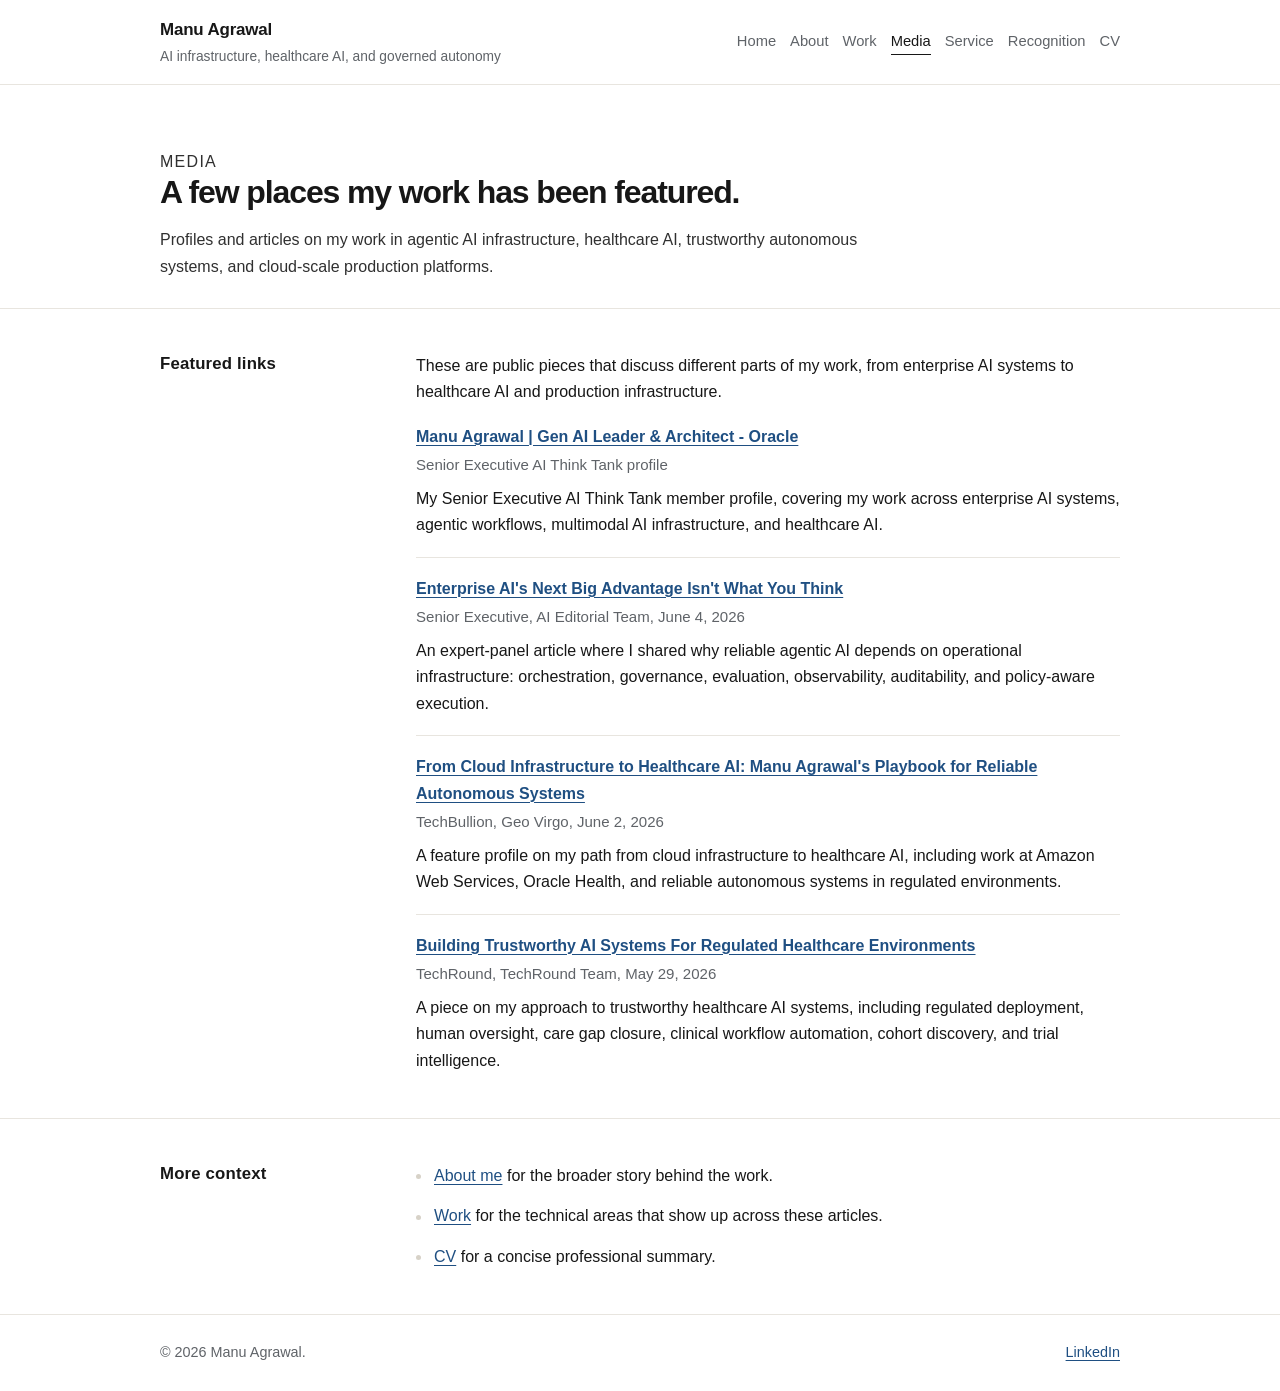
<file: media.html>
<!doctype html>
<html lang="en">
<head>
  <meta charset="utf-8">
  <meta name="viewport" content="width=device-width, initial-scale=1">
  <title>Media | Manu Agrawal</title>
  <meta name="description" content="Public profiles and articles featuring Manu Agrawal's work in agentic AI, healthcare AI, trustworthy autonomous systems, and cloud-scale infrastructure.">
  <link rel="canonical" href="https://manuagrawal.com/media.html">
  <meta name="robots" content="index, follow, max-snippet:-1, max-image-preview:large, max-video-preview:-1">
  <meta property="og:type" content="website">
  <meta property="og:site_name" content="Manu Agrawal">
  <meta property="og:title" content="Media | Manu Agrawal">
  <meta property="og:description" content="Public profiles and articles featuring Manu Agrawal's work in agentic AI, healthcare AI, trustworthy autonomous systems, and cloud-scale infrastructure.">
  <meta property="og:url" content="https://manuagrawal.com/media.html">
  <meta name="twitter:card" content="summary">
  <meta name="twitter:title" content="Media | Manu Agrawal">
  <meta name="twitter:description" content="Public profiles and articles featuring Manu Agrawal's work in agentic AI, healthcare AI, trustworthy autonomous systems, and cloud-scale infrastructure.">
  <style data-critical-css>
:root {
  --bg: #ffffff;
  --paper: #fbfbfa;
  --ink: #171717;
  --muted: #5f6368;
  --line: #e8e5df;
  --line-strong: #d7d2c8;
  --link: #1f4f82;
  --max: 960px;
  --measure: 720px;
}

* { box-sizing: border-box; }
html { color-scheme: light; }
body {
  margin: 0;
  font-family: -apple-system, BlinkMacSystemFont, "Segoe UI", Roboto, Helvetica, Arial, sans-serif;
  background: var(--bg);
  color: var(--ink);
  line-height: 1.65;
  text-rendering: optimizeLegibility;
  -webkit-font-smoothing: antialiased;
}

a { color: var(--link); text-decoration-thickness: 0.08em; text-underline-offset: 0.18em; }
a:hover { text-decoration-thickness: 0.12em; }

.container { width: min(var(--max), calc(100% - 40px)); margin: 0 auto; }
.skip-link {
  position: absolute;
  top: 8px;
  left: -999px;
  padding: 8px 12px;
  background: var(--ink);
  color: #fff;
  z-index: 10;
}
.skip-link:focus { left: 8px; }

.site-header {
  border-bottom: 1px solid var(--line);
  background: rgba(255, 255, 255, 0.96);
}
.header-inner {
  min-height: 84px;
  display: flex;
  align-items: center;
  justify-content: space-between;
  gap: 28px;
}
.brand {
  color: var(--ink);
  text-decoration: none;
  display: grid;
  gap: 2px;
  min-width: 260px;
}
.brand strong {
  font-size: 1.06rem;
  letter-spacing: -0.01em;
  font-weight: 650;
}
.brand span {
  font-size: 0.86rem;
  color: var(--muted);
}
.nav {
  display: flex;
  flex-wrap: wrap;
  justify-content: flex-end;
  gap: 14px;
  font-size: 0.92rem;
}
.nav a {
  color: var(--muted);
  text-decoration: none;
}
.nav a:hover,
.nav a.active {
  color: var(--ink);
}
.nav a.active {
  border-bottom: 1px solid var(--ink);
}

.hero {
  padding: 64px 0 42px;
  border-bottom: 1px solid var(--line);
}
.hero-profile {
  display: grid;
  grid-template-columns: minmax(0, 1fr) 280px;
  gap: 52px;
  align-items: center;
}
.profile-photo {
  margin: 0;
}
.profile-photo img {
  display: block;
  width: 100%;
  aspect-ratio: 4 / 5;
  object-fit: cover;
  object-position: center top;
  border: 1px solid var(--line);
}
.kicker {
  margin: 0 0 18px;
  color: var(--muted);
  font-size: 0.92rem;
  letter-spacing: 0.08em;
  text-transform: uppercase;
}
h1 {
  margin: 0;
  max-width: 760px;
  font-size: clamp(2rem, 4vw, 2.85rem);
  line-height: 1.12;
  letter-spacing: -0.035em;
  font-weight: 650;
}
.lede {
  max-width: var(--measure);
  margin: 26px 0 0;
  color: #303030;
  font-size: clamp(1.05rem, 2vw, 1.18rem);
}
.hero-links {
  margin-top: 28px;
  display: flex;
  flex-wrap: wrap;
  gap: 16px;
}
.hero-links a {
  font-weight: 560;
}
.hero-meta {
  margin-top: 24px;
  display: flex;
  flex-wrap: wrap;
  gap: 10px;
}
.tag {
  display: inline-flex;
  align-items: center;
  min-height: 30px;
  padding: 4px 10px;
  border: 1px solid var(--line);
  color: #3a3a3a;
  background: var(--paper);
  font-size: 0.88rem;
}

.section {
  padding: 44px 0;
  border-bottom: 1px solid var(--line);
}
.section:last-child { border-bottom: 0; }
.section-header {
  display: grid;
  grid-template-columns: 220px minmax(0, 1fr);
  gap: 36px;
  align-items: start;
}
h2 {
  margin: 0;
  font-size: 1.05rem;
  line-height: 1.35;
  letter-spacing: 0.01em;
  font-weight: 650;
}
.section-body {
  max-width: var(--measure);
}
.section-body > :first-child { margin-top: 0; }
.section-body > :last-child { margin-bottom: 0; }
p { margin: 0 0 18px; }
.muted { color: var(--muted); }

.list {
  display: grid;
  gap: 26px;
}
.item {
  padding-bottom: 26px;
  border-bottom: 1px solid var(--line);
}
.item:last-child { border-bottom: 0; padding-bottom: 0; }
.item h3 {
  margin: 0 0 6px;
  font-size: 1rem;
  line-height: 1.4;
  font-weight: 650;
}
.item .meta {
  color: var(--muted);
  margin-bottom: 8px;
  font-size: 0.94rem;
}
.item p { color: #303030; }
.item .links {
  margin-top: 8px;
  display: flex;
  flex-wrap: wrap;
  gap: 12px;
  font-size: 0.94rem;
}

.compact-list {
  list-style: none;
  margin: 0;
  padding: 0;
  display: grid;
  gap: 14px;
}
.compact-list li {
  padding-left: 18px;
  position: relative;
}
.compact-list li::before {
  content: "";
  width: 5px;
  height: 5px;
  border-radius: 50%;
  background: var(--line-strong);
  position: absolute;
  left: 0;
  top: 0.72em;
}

.callout {
  background: var(--paper);
  border: 1px solid var(--line);
  padding: 22px;
  margin-top: 24px;
}
.callout p { margin-bottom: 0; }
.callout ul { margin-bottom: 0; }
.statement {
  margin: 0;
  max-width: 660px;
  font-size: clamp(1.22rem, 2.2vw, 1.55rem);
  line-height: 1.35;
  letter-spacing: -0.015em;
}

.page-title {
  padding: 48px 0 28px;
  border-bottom: 1px solid var(--line);
}
.page-title h1 {
  font-size: clamp(1.55rem, 2.6vw, 2rem);
  max-width: 680px;
}
.page-title p {
  max-width: var(--measure);
  margin: 16px 0 0;
  color: #303030;
  font-size: 1rem;
}

.two-column {
  display: grid;
  grid-template-columns: 1fr 1fr;
  gap: 32px;
}
.three-column {
  display: grid;
  grid-template-columns: repeat(3, 1fr);
  gap: 20px;
}
.evidence-grid {
  display: grid;
  grid-template-columns: repeat(2, minmax(0, 1fr));
  gap: 18px;
}
.evidence-card {
  border-top: 1px solid var(--line);
  padding-top: 18px;
}
.evidence-card h3,
.mini-card h3 {
  margin: 0 0 8px;
  font-size: 1rem;
  line-height: 1.35;
}
.evidence-card p,
.mini-card p {
  margin-bottom: 0;
  color: #303030;
}
.mini-card {
  border-top: 1px solid var(--line);
  padding-top: 18px;
}
.source-list {
  list-style: none;
  padding: 0;
  margin: 0;
  display: grid;
  gap: 18px;
}
.source-list li {
  padding-bottom: 18px;
  border-bottom: 1px solid var(--line);
}
.source-list li:last-child {
  border-bottom: 0;
  padding-bottom: 0;
}
.source-list strong {
  display: block;
  margin-bottom: 3px;
}
.source-list span {
  display: block;
  color: var(--muted);
  font-size: 0.94rem;
}
.source-list p {
  margin: 8px 0 0;
}
.cv-list {
  display: grid;
  gap: 18px;
}
.cv-row {
  display: grid;
  grid-template-columns: 190px minmax(0, 1fr);
  gap: 22px;
  padding-bottom: 18px;
  border-bottom: 1px solid var(--line);
}
.cv-row:last-child {
  padding-bottom: 0;
  border-bottom: 0;
}
.cv-row dt {
  color: var(--muted);
}
.cv-row dd {
  margin: 0;
}
.rule-top { border-top: 1px solid var(--line); padding-top: 26px; }

.site-footer {
  border-top: 1px solid var(--line);
  padding: 26px 0;
  color: var(--muted);
  font-size: 0.9rem;
}
.footer-inner {
  display: flex;
  justify-content: space-between;
  gap: 20px;
}
.footer-inner p { margin: 0; }

@media (max-width: 760px) {
  .header-inner { align-items: flex-start; flex-direction: column; padding: 20px 0; }
  .brand { min-width: 0; }
  .nav { justify-content: flex-start; gap: 12px; }
  .hero-profile { grid-template-columns: 1fr; gap: 28px; }
  .profile-photo { max-width: 240px; }
  .hero { padding: 52px 0 34px; }
  .section-header { grid-template-columns: 1fr; gap: 16px; }
  .two-column { grid-template-columns: 1fr; gap: 24px; }
  .three-column,
  .evidence-grid { grid-template-columns: 1fr; }
  .cv-row { grid-template-columns: 1fr; gap: 4px; }
  .footer-inner { flex-direction: column; }
}
  </style>
  <link rel="stylesheet" href="./style.css">
  <script type="application/ld+json">
{
  "@context": "https://schema.org",
  "@type": "CollectionPage",
  "@id": "https://manuagrawal.com/media.html#collection",
  "url": "https://manuagrawal.com/media.html",
  "name": "Media | Manu Agrawal",
  "dateModified": "2026-06-18T00:00:00-07:00",
  "about": {
    "@id": "https://manuagrawal.com/#person"
  },
  "mainEntity": {
    "@type": "ItemList",
    "itemListElement": [
      {
        "@type": "ListItem",
        "position": 1,
        "item": {
          "@type": "Article",
          "headline": "Enterprise AI's Next Big Advantage Isn't What You Think",
          "datePublished": "2026-06-04T00:00:00Z",
          "url": "https://seniorexecutive.com/enterprise-ai-next-big-advantage/",
          "image": "https://manuagrawal.com/manu-agrawal-media-cover.jpg",
          "author": {
            "@type": "Organization",
            "name": "AI Editorial Team"
          },
          "publisher": {
            "@type": "Organization",
            "name": "Senior Executive"
          }
        }
      },
      {
        "@type": "ListItem",
        "position": 2,
        "item": {
          "@type": "Article",
          "headline": "From Cloud Infrastructure to Healthcare AI: Manu Agrawal's Playbook for Reliable Autonomous Systems",
          "datePublished": "2026-06-02T00:00:00Z",
          "url": "https://techbullion.com/from-cloud-infrastructure-to-healthcare-ai-manu-agrawals-playbook-for-reliable-autonomous-systems/",
          "image": "https://techbullion.com/wp-content/uploads/2026/06/Photo-courtesy-of-Manu-Agrawal.png",
          "author": {
            "@type": "Person",
            "name": "Geo Virgo"
          },
          "publisher": {
            "@type": "Organization",
            "name": "TechBullion"
          }
        }
      },
      {
        "@type": "ListItem",
        "position": 3,
        "item": {
          "@type": "Article",
          "headline": "Building Trustworthy AI Systems For Regulated Healthcare Environments",
          "datePublished": "2026-05-29T00:00:00Z",
          "url": "https://techround.co.uk/artificial-intelligence/building-trustworthy-ai-systems-for-regulated-healthcare-environments/",
          "image": "https://techround.co.uk/wp-content/uploads/2026/05/TechRound-Pics-10.png",
          "author": {
            "@type": "Organization",
            "name": "TechRound Team"
          },
          "publisher": {
            "@type": "Organization",
            "name": "TechRound"
          }
        }
      }
    ]
  }
}
  </script>
</head>
<body>
  <a class="skip-link" href="#main">Skip to content</a>
  <header class="site-header">
    <div class="container header-inner">
      <a class="brand" href="./index.html" aria-label="Manu Agrawal home">
        <strong>Manu Agrawal</strong>
        <span>AI infrastructure, healthcare AI, and governed autonomy</span>
      </a>
      <nav class="nav" aria-label="Primary navigation">
        <a href="./index.html">Home</a>
        <a href="./about.html">About</a>
        <a href="./work.html">Work</a>
        <a class="active" href="./media.html" aria-current="page">Media</a>
        <a href="./service.html">Service</a>
        <a href="./recognition.html">Recognition</a>
        <a href="./cv.html">CV</a>
      </nav>
    </div>
  </header>
  <main id="main">
    <section class="page-title">
      <div class="container">
        <p class="kicker">Media</p>
        <h1>A few places my work has been featured.</h1>
        <p>Profiles and articles on my work in agentic AI infrastructure, healthcare AI, trustworthy autonomous systems, and cloud-scale production platforms.</p>
      </div>
    </section>

    <section class="section">
      <div class="container section-header">
        <h2>Featured links</h2>
        <div class="section-body">
          <p>These are public pieces that discuss different parts of my work, from enterprise AI systems to healthcare AI and production infrastructure.</p>
          <ul class="source-list">
            <li>
              <strong><a href="https://seniorexecutive.com/profile/Manu-Agrawal-Gen-AI-Leader-Architect-Oracle/a6116e8f-8b82-4f64-97ab-2fc5a77d771b" target="_blank" rel="noopener noreferrer">Manu Agrawal | Gen AI Leader &amp; Architect - Oracle</a></strong>
              <span>Senior Executive AI Think Tank profile</span>
              <p>My Senior Executive AI Think Tank member profile, covering my work across enterprise AI systems, agentic workflows, multimodal AI infrastructure, and healthcare AI.</p>
            </li>
            <li>
              <strong><a href="https://seniorexecutive.com/enterprise-ai-next-big-advantage/" target="_blank" rel="noopener noreferrer">Enterprise AI's Next Big Advantage Isn't What You Think</a></strong>
              <span>Senior Executive, AI Editorial Team, June 4, 2026</span>
              <p>An expert-panel article where I shared why reliable agentic AI depends on operational infrastructure: orchestration, governance, evaluation, observability, auditability, and policy-aware execution.</p>
            </li>
            <li>
              <strong><a href="https://techbullion.com/from-cloud-infrastructure-to-healthcare-ai-manu-agrawals-playbook-for-reliable-autonomous-systems/" target="_blank" rel="noopener noreferrer">From Cloud Infrastructure to Healthcare AI: Manu Agrawal's Playbook for Reliable Autonomous Systems</a></strong>
              <span>TechBullion, Geo Virgo, June 2, 2026</span>
              <p>A feature profile on my path from cloud infrastructure to healthcare AI, including work at Amazon Web Services, Oracle Health, and reliable autonomous systems in regulated environments.</p>
            </li>
            <li>
              <strong><a href="https://techround.co.uk/artificial-intelligence/building-trustworthy-ai-systems-for-regulated-healthcare-environments/" target="_blank" rel="noopener noreferrer">Building Trustworthy AI Systems For Regulated Healthcare Environments</a></strong>
              <span>TechRound, TechRound Team, May 29, 2026</span>
              <p>A piece on my approach to trustworthy healthcare AI systems, including regulated deployment, human oversight, care gap closure, clinical workflow automation, cohort discovery, and trial intelligence.</p>
            </li>
          </ul>
        </div>
      </div>
    </section>

    <section class="section">
      <div class="container section-header">
        <h2>More context</h2>
        <div class="section-body">
          <ul class="compact-list">
            <li><a href="./about.html">About me</a> for the broader story behind the work.</li>
            <li><a href="./work.html">Work</a> for the technical areas that show up across these articles.</li>
            <li><a href="./cv.html">CV</a> for a concise professional summary.</li>
          </ul>
        </div>
      </div>
    </section>
  </main>
  <footer class="site-footer">
    <div class="container footer-inner">
      <p>&copy; 2026 Manu Agrawal.</p>
      <p><a href="https://www.linkedin.com/in/manu-agrawal-85867b71" target="_blank" rel="noopener noreferrer">LinkedIn</a></p>
    </div>
  </footer>
</body>
</html>
</file>
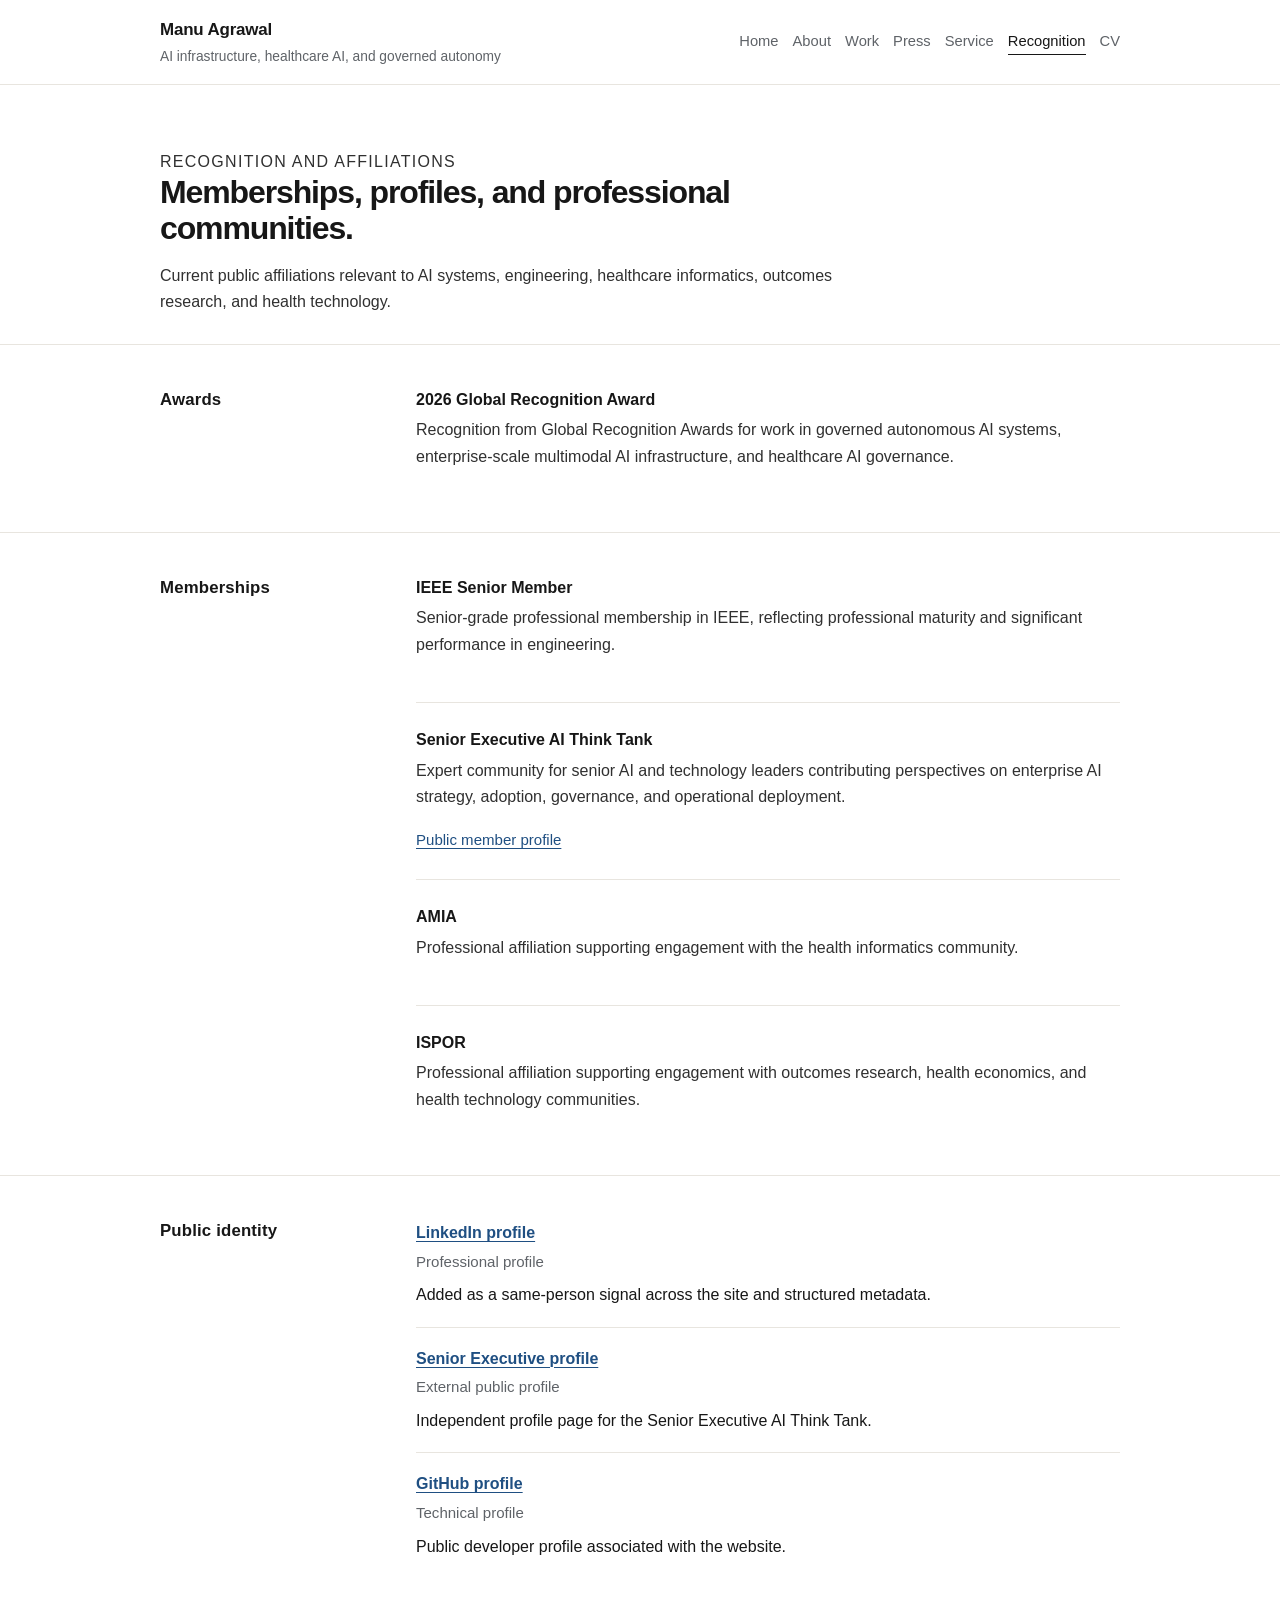
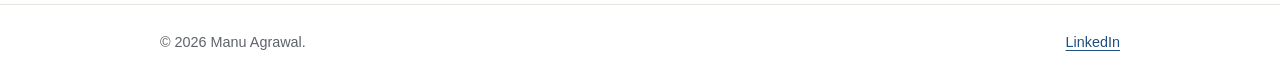
<file: recognition.html>
<!doctype html>
<html lang="en">
<head>
  <meta charset="utf-8">
  <meta name="viewport" content="width=device-width, initial-scale=1">
  <title>Recognition and Affiliations | Manu Agrawal</title>
  <meta name="description" content="Recognition, memberships, and professional affiliations for Manu Agrawal in AI, engineering, healthcare informatics, and health technology.">
  <link rel="canonical" href="https://manuagrawal.com/recognition.html">
  <meta name="robots" content="index, follow, max-snippet:-1, max-image-preview:large, max-video-preview:-1">
  <meta property="og:type" content="website">
  <meta property="og:site_name" content="Manu Agrawal">
  <meta property="og:title" content="Recognition and Affiliations | Manu Agrawal">
  <meta property="og:description" content="Recognition, memberships, and professional affiliations for Manu Agrawal in AI, engineering, healthcare informatics, and health technology.">
  <meta property="og:url" content="https://manuagrawal.com/recognition.html">
  <meta name="twitter:card" content="summary">
  <meta name="twitter:title" content="Recognition and Affiliations | Manu Agrawal">
  <meta name="twitter:description" content="Recognition, memberships, and professional affiliations for Manu Agrawal in AI, engineering, healthcare informatics, and health technology.">
  <style data-critical-css>
:root {
  --bg: #ffffff;
  --paper: #fbfbfa;
  --ink: #171717;
  --muted: #5f6368;
  --line: #e8e5df;
  --line-strong: #d7d2c8;
  --link: #1f4f82;
  --max: 960px;
  --measure: 720px;
}

* { box-sizing: border-box; }
html { color-scheme: light; }
body {
  margin: 0;
  font-family: -apple-system, BlinkMacSystemFont, "Segoe UI", Roboto, Helvetica, Arial, sans-serif;
  background: var(--bg);
  color: var(--ink);
  line-height: 1.65;
  text-rendering: optimizeLegibility;
  -webkit-font-smoothing: antialiased;
}

a { color: var(--link); text-decoration-thickness: 0.08em; text-underline-offset: 0.18em; }
a:hover { text-decoration-thickness: 0.12em; }

.container { width: min(var(--max), calc(100% - 40px)); margin: 0 auto; }
.skip-link {
  position: absolute;
  top: 8px;
  left: -999px;
  padding: 8px 12px;
  background: var(--ink);
  color: #fff;
  z-index: 10;
}
.skip-link:focus { left: 8px; }

.site-header {
  border-bottom: 1px solid var(--line);
  background: rgba(255, 255, 255, 0.96);
}
.header-inner {
  min-height: 84px;
  display: flex;
  align-items: center;
  justify-content: space-between;
  gap: 28px;
}
.brand {
  color: var(--ink);
  text-decoration: none;
  display: grid;
  gap: 2px;
  min-width: 260px;
}
.brand strong {
  font-size: 1.06rem;
  letter-spacing: -0.01em;
  font-weight: 650;
}
.brand span {
  font-size: 0.86rem;
  color: var(--muted);
}
.nav {
  display: flex;
  flex-wrap: wrap;
  justify-content: flex-end;
  gap: 14px;
  font-size: 0.92rem;
}
.nav a {
  color: var(--muted);
  text-decoration: none;
}
.nav a:hover,
.nav a.active {
  color: var(--ink);
}
.nav a.active {
  border-bottom: 1px solid var(--ink);
}

.hero {
  padding: 64px 0 42px;
  border-bottom: 1px solid var(--line);
}
.hero-profile {
  display: grid;
  grid-template-columns: minmax(0, 1fr) 280px;
  gap: 52px;
  align-items: center;
}
.profile-photo {
  margin: 0;
}
.profile-photo img {
  display: block;
  width: 100%;
  aspect-ratio: 4 / 5;
  object-fit: cover;
  object-position: center top;
  border: 1px solid var(--line);
}
.kicker {
  margin: 0 0 18px;
  color: var(--muted);
  font-size: 0.92rem;
  letter-spacing: 0.08em;
  text-transform: uppercase;
}
h1 {
  margin: 0;
  max-width: 760px;
  font-size: clamp(2rem, 4vw, 2.85rem);
  line-height: 1.12;
  letter-spacing: -0.035em;
  font-weight: 650;
}
.lede {
  max-width: var(--measure);
  margin: 26px 0 0;
  color: #303030;
  font-size: clamp(1.05rem, 2vw, 1.18rem);
}
.hero-links {
  margin-top: 28px;
  display: flex;
  flex-wrap: wrap;
  gap: 16px;
}
.hero-links a {
  font-weight: 560;
}
.hero-meta {
  margin-top: 24px;
  display: flex;
  flex-wrap: wrap;
  gap: 10px;
}
.tag {
  display: inline-flex;
  align-items: center;
  min-height: 30px;
  padding: 4px 10px;
  border: 1px solid var(--line);
  color: #3a3a3a;
  background: var(--paper);
  font-size: 0.88rem;
}

.section {
  padding: 44px 0;
  border-bottom: 1px solid var(--line);
}
.section:last-child { border-bottom: 0; }
.section-header {
  display: grid;
  grid-template-columns: 220px minmax(0, 1fr);
  gap: 36px;
  align-items: start;
}
h2 {
  margin: 0;
  font-size: 1.05rem;
  line-height: 1.35;
  letter-spacing: 0.01em;
  font-weight: 650;
}
.section-body {
  max-width: var(--measure);
}
.section-body > :first-child { margin-top: 0; }
.section-body > :last-child { margin-bottom: 0; }
p { margin: 0 0 18px; }
.muted { color: var(--muted); }

.list {
  display: grid;
  gap: 26px;
}
.item {
  padding-bottom: 26px;
  border-bottom: 1px solid var(--line);
}
.item:last-child { border-bottom: 0; padding-bottom: 0; }
.item h3 {
  margin: 0 0 6px;
  font-size: 1rem;
  line-height: 1.4;
  font-weight: 650;
}
.item .meta {
  color: var(--muted);
  margin-bottom: 8px;
  font-size: 0.94rem;
}
.item p { color: #303030; }
.item .links {
  margin-top: 8px;
  display: flex;
  flex-wrap: wrap;
  gap: 12px;
  font-size: 0.94rem;
}

.compact-list {
  list-style: none;
  margin: 0;
  padding: 0;
  display: grid;
  gap: 14px;
}
.compact-list li {
  padding-left: 18px;
  position: relative;
}
.compact-list li::before {
  content: "";
  width: 5px;
  height: 5px;
  border-radius: 50%;
  background: var(--line-strong);
  position: absolute;
  left: 0;
  top: 0.72em;
}

.callout {
  background: var(--paper);
  border: 1px solid var(--line);
  padding: 22px;
  margin-top: 24px;
}
.callout p { margin-bottom: 0; }
.callout ul { margin-bottom: 0; }
.statement {
  margin: 0;
  max-width: 660px;
  font-size: clamp(1.22rem, 2.2vw, 1.55rem);
  line-height: 1.35;
  letter-spacing: -0.015em;
}

.page-title {
  padding: 58px 0 30px;
  border-bottom: 1px solid var(--line);
}
.page-title h1 {
  font-size: clamp(1.9rem, 4vw, 2.55rem);
  max-width: 780px;
}
.page-title p {
  max-width: var(--measure);
  margin: 20px 0 0;
  color: #303030;
  font-size: 1.06rem;
}

.two-column {
  display: grid;
  grid-template-columns: 1fr 1fr;
  gap: 32px;
}
.three-column {
  display: grid;
  grid-template-columns: repeat(3, 1fr);
  gap: 20px;
}
.evidence-grid {
  display: grid;
  grid-template-columns: repeat(2, minmax(0, 1fr));
  gap: 18px;
}
.evidence-card {
  border-top: 1px solid var(--line);
  padding-top: 18px;
}
.evidence-card h3,
.mini-card h3 {
  margin: 0 0 8px;
  font-size: 1rem;
  line-height: 1.35;
}
.evidence-card p,
.mini-card p {
  margin-bottom: 0;
  color: #303030;
}
.mini-card {
  border-top: 1px solid var(--line);
  padding-top: 18px;
}
.source-list {
  list-style: none;
  padding: 0;
  margin: 0;
  display: grid;
  gap: 18px;
}
.source-list li {
  padding-bottom: 18px;
  border-bottom: 1px solid var(--line);
}
.source-list li:last-child {
  border-bottom: 0;
  padding-bottom: 0;
}
.source-list strong {
  display: block;
  margin-bottom: 3px;
}
.source-list span {
  display: block;
  color: var(--muted);
  font-size: 0.94rem;
}
.source-list p {
  margin: 8px 0 0;
}
.cv-list {
  display: grid;
  gap: 18px;
}
.cv-row {
  display: grid;
  grid-template-columns: 190px minmax(0, 1fr);
  gap: 22px;
  padding-bottom: 18px;
  border-bottom: 1px solid var(--line);
}
.cv-row:last-child {
  padding-bottom: 0;
  border-bottom: 0;
}
.cv-row dt {
  color: var(--muted);
}
.cv-row dd {
  margin: 0;
}
.rule-top { border-top: 1px solid var(--line); padding-top: 26px; }

.site-footer {
  border-top: 1px solid var(--line);
  padding: 26px 0;
  color: var(--muted);
  font-size: 0.9rem;
}
.footer-inner {
  display: flex;
  justify-content: space-between;
  gap: 20px;
}
.footer-inner p { margin: 0; }

@media (max-width: 760px) {
  .header-inner { align-items: flex-start; flex-direction: column; padding: 20px 0; }
  .brand { min-width: 0; }
  .nav { justify-content: flex-start; gap: 12px; }
  .hero-profile { grid-template-columns: 1fr; gap: 28px; }
  .profile-photo { max-width: 240px; }
  .hero { padding: 52px 0 34px; }
  .section-header { grid-template-columns: 1fr; gap: 16px; }
  .two-column { grid-template-columns: 1fr; gap: 24px; }
  .three-column,
  .evidence-grid { grid-template-columns: 1fr; }
  .cv-row { grid-template-columns: 1fr; gap: 4px; }
  .footer-inner { flex-direction: column; }
}
  </style>
  <link rel="stylesheet" href="./style.css">
</head>
<body>
  <a class="skip-link" href="#main">Skip to content</a>
  <header class="site-header">
    <div class="container header-inner">
      <a class="brand" href="./index.html" aria-label="Manu Agrawal home">
        <strong>Manu Agrawal</strong>
        <span>AI infrastructure, healthcare AI, and governed autonomy</span>
      </a>
      <nav class="nav" aria-label="Primary navigation">
        <a href="./index.html">Home</a>
        <a href="./about.html">About</a>
        <a href="./work.html">Work</a>
        <a href="./media.html">Press</a>
        <a href="./service.html">Service</a>
        <a class="active" href="./recognition.html" aria-current="page">Recognition</a>
        <a href="./cv.html">CV</a>
      </nav>
    </div>
  </header>
  <main id="main">
    <section class="page-title">
      <div class="container">
        <p class="kicker">Recognition and affiliations</p>
        <h1>Memberships, profiles, and professional communities.</h1>
        <p>Current public affiliations relevant to AI systems, engineering, healthcare informatics, outcomes research, and health technology.</p>
      </div>
    </section>

    <section class="section">
      <div class="container section-header">
        <h2>Awards</h2>
        <div class="section-body list">
          <article class="item">
            <h3>2026 Global Recognition Award</h3>
            <p>Recognition from Global Recognition Awards for work in governed autonomous AI systems, enterprise-scale multimodal AI infrastructure, and healthcare AI governance.</p>
          </article>
        </div>
      </div>
    </section>

    <section class="section">
      <div class="container section-header">
        <h2>Memberships</h2>
        <div class="section-body list">
          <article class="item">
            <h3>IEEE Senior Member</h3>
            <p>Senior-grade professional membership in IEEE, reflecting professional maturity and significant performance in engineering.</p>
          </article>
          <article class="item">
            <h3>Senior Executive AI Think Tank</h3>
            <p>Expert community for senior AI and technology leaders contributing perspectives on enterprise AI strategy, adoption, governance, and operational deployment.</p>
            <div class="links">
              <a href="https://seniorexecutive.com/profile/Manu-Agrawal-Gen-AI-Leader-Architect-Oracle/a6116e8f-8b82-4f64-97ab-2fc5a77d771b" target="_blank" rel="noopener noreferrer">Public member profile</a>
            </div>
          </article>
          <article class="item">
            <h3>AMIA</h3>
            <p>Professional affiliation supporting engagement with the health informatics community.</p>
          </article>
          <article class="item">
            <h3>ISPOR</h3>
            <p>Professional affiliation supporting engagement with outcomes research, health economics, and health technology communities.</p>
          </article>
        </div>
      </div>
    </section>

    <section class="section">
      <div class="container section-header">
        <h2>Public identity</h2>
        <div class="section-body">
          <ul class="source-list">
            <li>
              <strong><a href="https://www.linkedin.com/in/manu-agrawal-85867b71/" target="_blank" rel="noopener noreferrer">LinkedIn profile</a></strong>
              <span>Professional profile</span>
              <p>Added as a same-person signal across the site and structured metadata.</p>
            </li>
            <li>
              <strong><a href="https://seniorexecutive.com/profile/Manu-Agrawal-Gen-AI-Leader-Architect-Oracle/a6116e8f-8b82-4f64-97ab-2fc5a77d771b" target="_blank" rel="noopener noreferrer">Senior Executive profile</a></strong>
              <span>External public profile</span>
              <p>Independent profile page for the Senior Executive AI Think Tank.</p>
            </li>
            <li>
              <strong><a href="https://github.com/managraw" target="_blank" rel="noopener noreferrer">GitHub profile</a></strong>
              <span>Technical profile</span>
              <p>Public developer profile associated with the website.</p>
            </li>
          </ul>
        </div>
      </div>
    </section>
  </main>
  <footer class="site-footer">
    <div class="container footer-inner">
      <p>&copy; 2026 Manu Agrawal.</p>
      <p><a href="https://www.linkedin.com/in/manu-agrawal-85867b71" target="_blank" rel="noopener noreferrer">LinkedIn</a></p>
    </div>
  </footer>
</body>
</html>
</file>
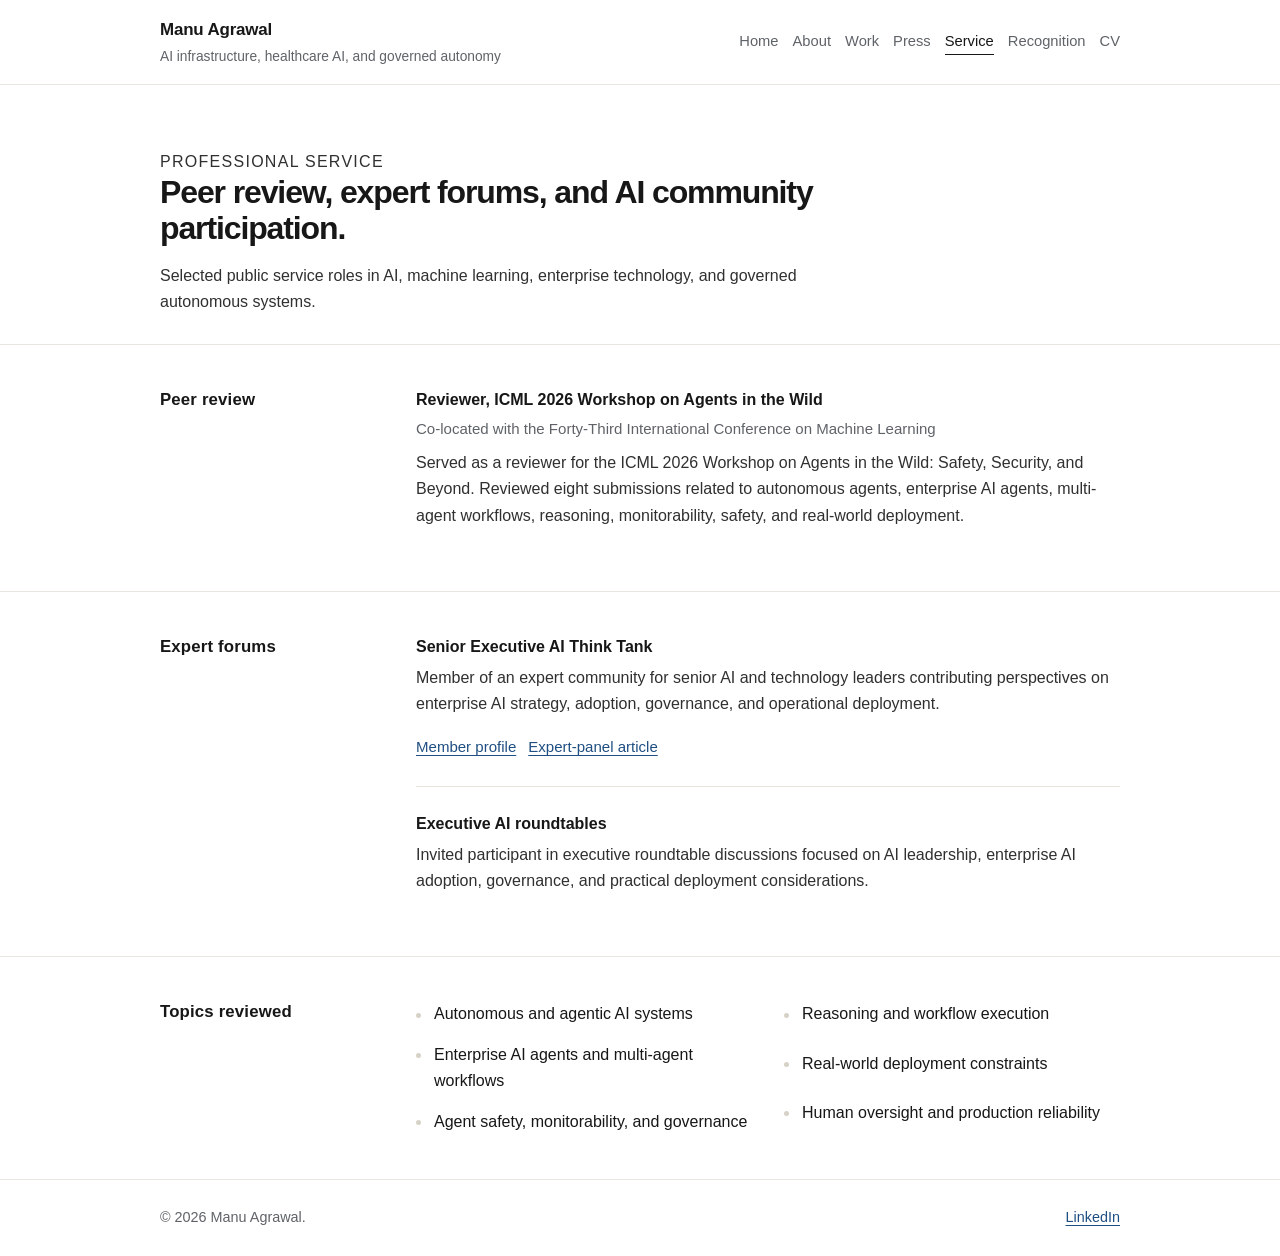
<file: service.html>
<!doctype html>
<html lang="en">
<head>
  <meta charset="utf-8">
  <meta name="viewport" content="width=device-width, initial-scale=1">
  <title>Professional Service | Manu Agrawal</title>
  <meta name="description" content="Professional service by Manu Agrawal, including AI peer review, ICML 2026 workshop reviewing, expert forums, and enterprise AI community participation.">
  <link rel="canonical" href="https://manuagrawal.com/service.html">
  <meta name="robots" content="index, follow, max-snippet:-1, max-image-preview:large, max-video-preview:-1">
  <meta property="og:type" content="website">
  <meta property="og:site_name" content="Manu Agrawal">
  <meta property="og:title" content="Professional Service | Manu Agrawal">
  <meta property="og:description" content="Professional service by Manu Agrawal, including AI peer review, ICML 2026 workshop reviewing, expert forums, and enterprise AI community participation.">
  <meta property="og:url" content="https://manuagrawal.com/service.html">
  <meta name="twitter:card" content="summary">
  <meta name="twitter:title" content="Professional Service | Manu Agrawal">
  <meta name="twitter:description" content="Professional service by Manu Agrawal, including AI peer review, ICML 2026 workshop reviewing, expert forums, and enterprise AI community participation.">
  <style data-critical-css>
:root {
  --bg: #ffffff;
  --paper: #fbfbfa;
  --ink: #171717;
  --muted: #5f6368;
  --line: #e8e5df;
  --line-strong: #d7d2c8;
  --link: #1f4f82;
  --max: 960px;
  --measure: 720px;
}

* { box-sizing: border-box; }
html { color-scheme: light; }
body {
  margin: 0;
  font-family: -apple-system, BlinkMacSystemFont, "Segoe UI", Roboto, Helvetica, Arial, sans-serif;
  background: var(--bg);
  color: var(--ink);
  line-height: 1.65;
  text-rendering: optimizeLegibility;
  -webkit-font-smoothing: antialiased;
}

a { color: var(--link); text-decoration-thickness: 0.08em; text-underline-offset: 0.18em; }
a:hover { text-decoration-thickness: 0.12em; }

.container { width: min(var(--max), calc(100% - 40px)); margin: 0 auto; }
.skip-link {
  position: absolute;
  top: 8px;
  left: -999px;
  padding: 8px 12px;
  background: var(--ink);
  color: #fff;
  z-index: 10;
}
.skip-link:focus { left: 8px; }

.site-header {
  border-bottom: 1px solid var(--line);
  background: rgba(255, 255, 255, 0.96);
}
.header-inner {
  min-height: 84px;
  display: flex;
  align-items: center;
  justify-content: space-between;
  gap: 28px;
}
.brand {
  color: var(--ink);
  text-decoration: none;
  display: grid;
  gap: 2px;
  min-width: 260px;
}
.brand strong {
  font-size: 1.06rem;
  letter-spacing: -0.01em;
  font-weight: 650;
}
.brand span {
  font-size: 0.86rem;
  color: var(--muted);
}
.nav {
  display: flex;
  flex-wrap: wrap;
  justify-content: flex-end;
  gap: 14px;
  font-size: 0.92rem;
}
.nav a {
  color: var(--muted);
  text-decoration: none;
}
.nav a:hover,
.nav a.active {
  color: var(--ink);
}
.nav a.active {
  border-bottom: 1px solid var(--ink);
}

.hero {
  padding: 64px 0 42px;
  border-bottom: 1px solid var(--line);
}
.hero-profile {
  display: grid;
  grid-template-columns: minmax(0, 1fr) 280px;
  gap: 52px;
  align-items: center;
}
.profile-photo {
  margin: 0;
}
.profile-photo img {
  display: block;
  width: 100%;
  aspect-ratio: 4 / 5;
  object-fit: cover;
  object-position: center top;
  border: 1px solid var(--line);
}
.kicker {
  margin: 0 0 18px;
  color: var(--muted);
  font-size: 0.92rem;
  letter-spacing: 0.08em;
  text-transform: uppercase;
}
h1 {
  margin: 0;
  max-width: 760px;
  font-size: clamp(2rem, 4vw, 2.85rem);
  line-height: 1.12;
  letter-spacing: -0.035em;
  font-weight: 650;
}
.lede {
  max-width: var(--measure);
  margin: 26px 0 0;
  color: #303030;
  font-size: clamp(1.05rem, 2vw, 1.18rem);
}
.hero-links {
  margin-top: 28px;
  display: flex;
  flex-wrap: wrap;
  gap: 16px;
}
.hero-links a {
  font-weight: 560;
}
.hero-meta {
  margin-top: 24px;
  display: flex;
  flex-wrap: wrap;
  gap: 10px;
}
.tag {
  display: inline-flex;
  align-items: center;
  min-height: 30px;
  padding: 4px 10px;
  border: 1px solid var(--line);
  color: #3a3a3a;
  background: var(--paper);
  font-size: 0.88rem;
}

.section {
  padding: 44px 0;
  border-bottom: 1px solid var(--line);
}
.section:last-child { border-bottom: 0; }
.section-header {
  display: grid;
  grid-template-columns: 220px minmax(0, 1fr);
  gap: 36px;
  align-items: start;
}
h2 {
  margin: 0;
  font-size: 1.05rem;
  line-height: 1.35;
  letter-spacing: 0.01em;
  font-weight: 650;
}
.section-body {
  max-width: var(--measure);
}
.section-body > :first-child { margin-top: 0; }
.section-body > :last-child { margin-bottom: 0; }
p { margin: 0 0 18px; }
.muted { color: var(--muted); }

.list {
  display: grid;
  gap: 26px;
}
.item {
  padding-bottom: 26px;
  border-bottom: 1px solid var(--line);
}
.item:last-child { border-bottom: 0; padding-bottom: 0; }
.item h3 {
  margin: 0 0 6px;
  font-size: 1rem;
  line-height: 1.4;
  font-weight: 650;
}
.item .meta {
  color: var(--muted);
  margin-bottom: 8px;
  font-size: 0.94rem;
}
.item p { color: #303030; }
.item .links {
  margin-top: 8px;
  display: flex;
  flex-wrap: wrap;
  gap: 12px;
  font-size: 0.94rem;
}

.compact-list {
  list-style: none;
  margin: 0;
  padding: 0;
  display: grid;
  gap: 14px;
}
.compact-list li {
  padding-left: 18px;
  position: relative;
}
.compact-list li::before {
  content: "";
  width: 5px;
  height: 5px;
  border-radius: 50%;
  background: var(--line-strong);
  position: absolute;
  left: 0;
  top: 0.72em;
}

.callout {
  background: var(--paper);
  border: 1px solid var(--line);
  padding: 22px;
  margin-top: 24px;
}
.callout p { margin-bottom: 0; }
.callout ul { margin-bottom: 0; }
.statement {
  margin: 0;
  max-width: 660px;
  font-size: clamp(1.22rem, 2.2vw, 1.55rem);
  line-height: 1.35;
  letter-spacing: -0.015em;
}

.page-title {
  padding: 58px 0 30px;
  border-bottom: 1px solid var(--line);
}
.page-title h1 {
  font-size: clamp(1.9rem, 4vw, 2.55rem);
  max-width: 780px;
}
.page-title p {
  max-width: var(--measure);
  margin: 20px 0 0;
  color: #303030;
  font-size: 1.06rem;
}

.two-column {
  display: grid;
  grid-template-columns: 1fr 1fr;
  gap: 32px;
}
.three-column {
  display: grid;
  grid-template-columns: repeat(3, 1fr);
  gap: 20px;
}
.evidence-grid {
  display: grid;
  grid-template-columns: repeat(2, minmax(0, 1fr));
  gap: 18px;
}
.evidence-card {
  border-top: 1px solid var(--line);
  padding-top: 18px;
}
.evidence-card h3,
.mini-card h3 {
  margin: 0 0 8px;
  font-size: 1rem;
  line-height: 1.35;
}
.evidence-card p,
.mini-card p {
  margin-bottom: 0;
  color: #303030;
}
.mini-card {
  border-top: 1px solid var(--line);
  padding-top: 18px;
}
.source-list {
  list-style: none;
  padding: 0;
  margin: 0;
  display: grid;
  gap: 18px;
}
.source-list li {
  padding-bottom: 18px;
  border-bottom: 1px solid var(--line);
}
.source-list li:last-child {
  border-bottom: 0;
  padding-bottom: 0;
}
.source-list strong {
  display: block;
  margin-bottom: 3px;
}
.source-list span {
  display: block;
  color: var(--muted);
  font-size: 0.94rem;
}
.source-list p {
  margin: 8px 0 0;
}
.cv-list {
  display: grid;
  gap: 18px;
}
.cv-row {
  display: grid;
  grid-template-columns: 190px minmax(0, 1fr);
  gap: 22px;
  padding-bottom: 18px;
  border-bottom: 1px solid var(--line);
}
.cv-row:last-child {
  padding-bottom: 0;
  border-bottom: 0;
}
.cv-row dt {
  color: var(--muted);
}
.cv-row dd {
  margin: 0;
}
.rule-top { border-top: 1px solid var(--line); padding-top: 26px; }

.site-footer {
  border-top: 1px solid var(--line);
  padding: 26px 0;
  color: var(--muted);
  font-size: 0.9rem;
}
.footer-inner {
  display: flex;
  justify-content: space-between;
  gap: 20px;
}
.footer-inner p { margin: 0; }

@media (max-width: 760px) {
  .header-inner { align-items: flex-start; flex-direction: column; padding: 20px 0; }
  .brand { min-width: 0; }
  .nav { justify-content: flex-start; gap: 12px; }
  .hero-profile { grid-template-columns: 1fr; gap: 28px; }
  .profile-photo { max-width: 240px; }
  .hero { padding: 52px 0 34px; }
  .section-header { grid-template-columns: 1fr; gap: 16px; }
  .two-column { grid-template-columns: 1fr; gap: 24px; }
  .three-column,
  .evidence-grid { grid-template-columns: 1fr; }
  .cv-row { grid-template-columns: 1fr; gap: 4px; }
  .footer-inner { flex-direction: column; }
}
  </style>
  <link rel="stylesheet" href="./style.css">
</head>
<body>
  <a class="skip-link" href="#main">Skip to content</a>
  <header class="site-header">
    <div class="container header-inner">
      <a class="brand" href="./index.html" aria-label="Manu Agrawal home">
        <strong>Manu Agrawal</strong>
        <span>AI infrastructure, healthcare AI, and governed autonomy</span>
      </a>
      <nav class="nav" aria-label="Primary navigation">
        <a href="./index.html">Home</a>
        <a href="./about.html">About</a>
        <a href="./work.html">Work</a>
        <a href="./media.html">Press</a>
        <a class="active" href="./service.html" aria-current="page">Service</a>
        <a href="./recognition.html">Recognition</a>
        <a href="./cv.html">CV</a>
      </nav>
    </div>
  </header>
  <main id="main">
    <section class="page-title">
      <div class="container">
        <p class="kicker">Professional service</p>
        <h1>Peer review, expert forums, and AI community participation.</h1>
        <p>Selected public service roles in AI, machine learning, enterprise technology, and governed autonomous systems.</p>
      </div>
    </section>

    <section class="section">
      <div class="container section-header">
        <h2>Peer review</h2>
        <div class="section-body list">
          <article class="item">
            <h3>Reviewer, ICML 2026 Workshop on Agents in the Wild</h3>
            <p class="meta">Co-located with the Forty-Third International Conference on Machine Learning</p>
            <p>Served as a reviewer for the ICML 2026 Workshop on Agents in the Wild: Safety, Security, and Beyond. Reviewed eight submissions related to autonomous agents, enterprise AI agents, multi-agent workflows, reasoning, monitorability, safety, and real-world deployment.</p>
          </article>
        </div>
      </div>
    </section>

    <section class="section">
      <div class="container section-header">
        <h2>Expert forums</h2>
        <div class="section-body list">
          <article class="item">
            <h3>Senior Executive AI Think Tank</h3>
            <p>Member of an expert community for senior AI and technology leaders contributing perspectives on enterprise AI strategy, adoption, governance, and operational deployment.</p>
            <div class="links">
              <a href="https://seniorexecutive.com/profile/Manu-Agrawal-Gen-AI-Leader-Architect-Oracle/a6116e8f-8b82-4f64-97ab-2fc5a77d771b" target="_blank" rel="noopener noreferrer">Member profile</a>
              <a href="https://seniorexecutive.com/enterprise-ai-next-big-advantage/" target="_blank" rel="noopener noreferrer">Expert-panel article</a>
            </div>
          </article>
          <article class="item">
            <h3>Executive AI roundtables</h3>
            <p>Invited participant in executive roundtable discussions focused on AI leadership, enterprise AI adoption, governance, and practical deployment considerations.</p>
          </article>
        </div>
      </div>
    </section>

    <section class="section">
      <div class="container section-header">
        <h2>Topics reviewed</h2>
        <div class="section-body two-column">
          <ul class="compact-list">
            <li>Autonomous and agentic AI systems</li>
            <li>Enterprise AI agents and multi-agent workflows</li>
            <li>Agent safety, monitorability, and governance</li>
          </ul>
          <ul class="compact-list">
            <li>Reasoning and workflow execution</li>
            <li>Real-world deployment constraints</li>
            <li>Human oversight and production reliability</li>
          </ul>
        </div>
      </div>
    </section>
  </main>
  <footer class="site-footer">
    <div class="container footer-inner">
      <p>&copy; 2026 Manu Agrawal.</p>
      <p><a href="https://www.linkedin.com/in/manu-agrawal-85867b71" target="_blank" rel="noopener noreferrer">LinkedIn</a></p>
    </div>
  </footer>
</body>
</html>
</file>
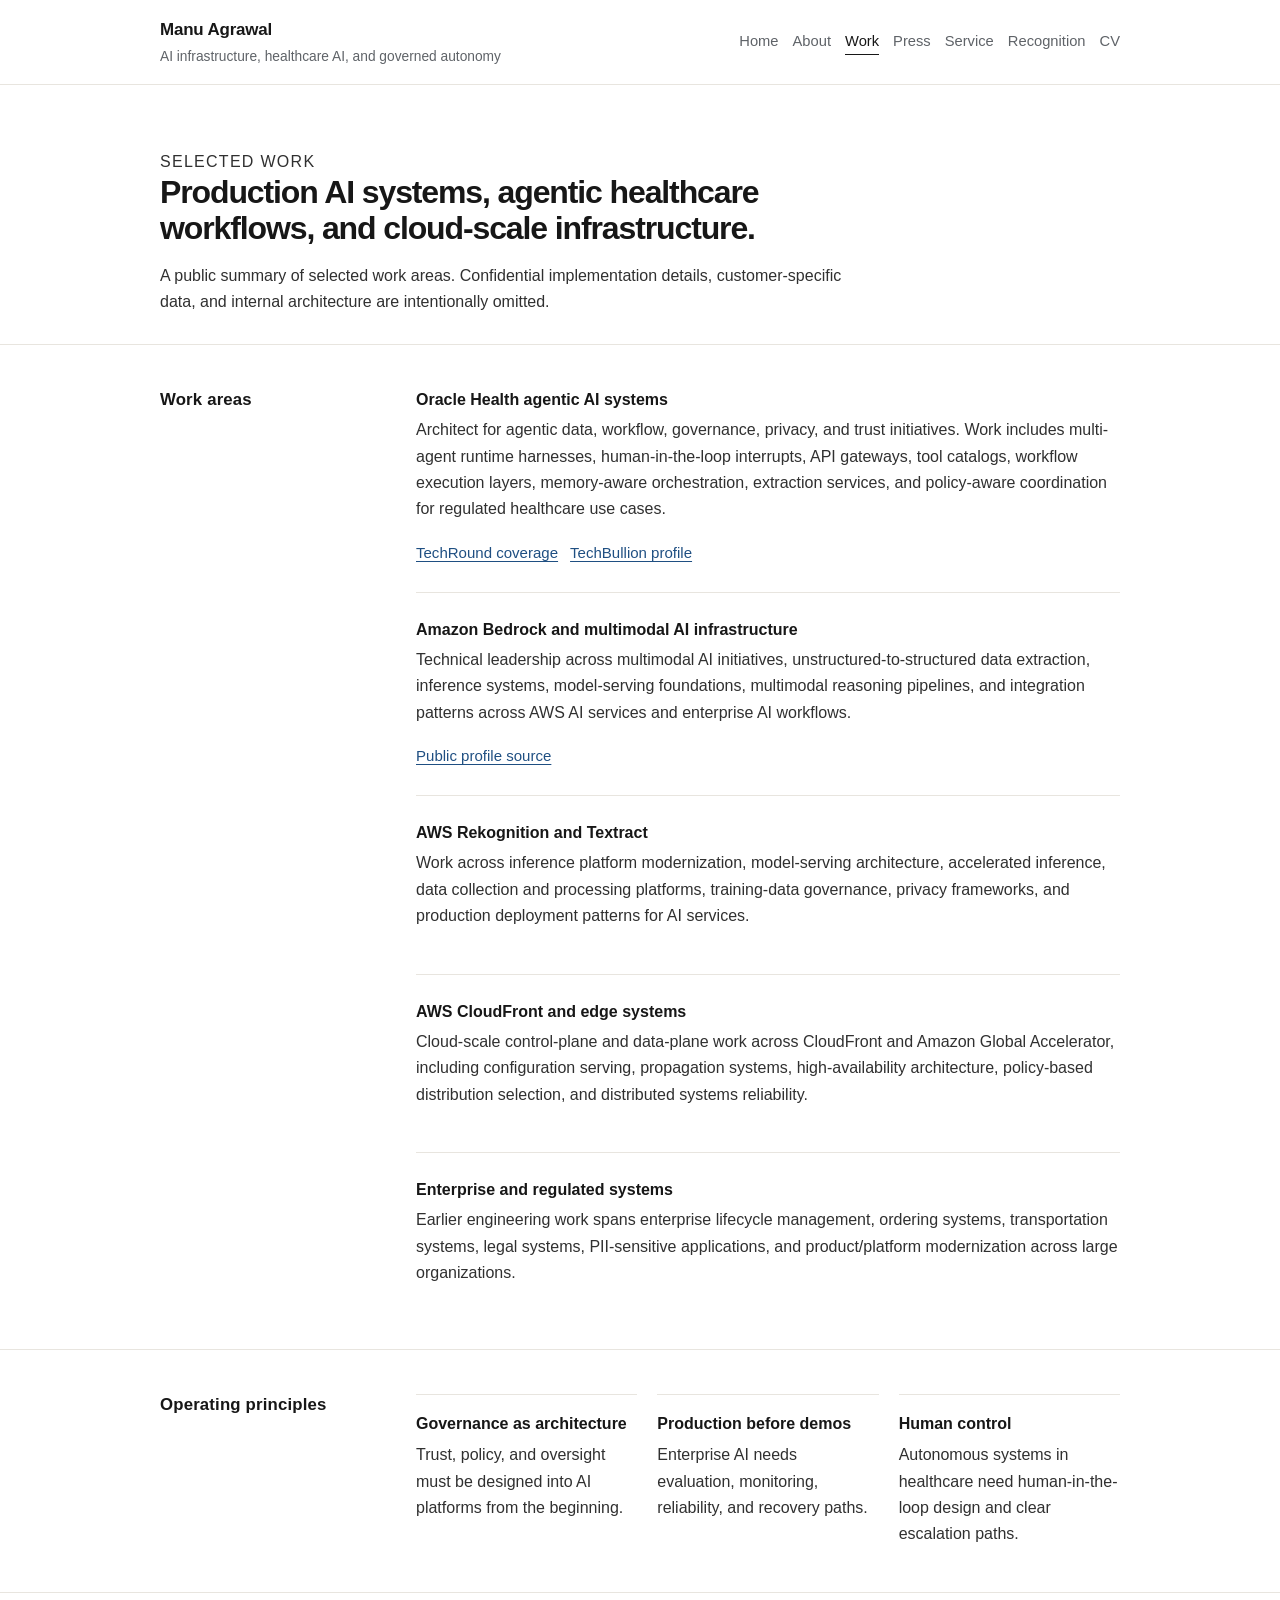
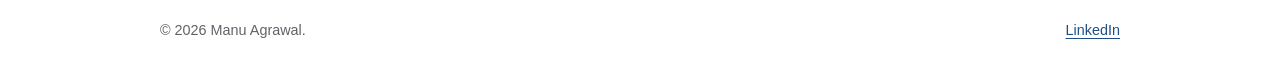
<file: work.html>
<!doctype html>
<html lang="en">
<head>
  <meta charset="utf-8">
  <meta name="viewport" content="width=device-width, initial-scale=1">
  <title>Selected Work | Manu Agrawal</title>
  <meta name="description" content="Selected work by Manu Agrawal across Oracle Health agentic AI, Amazon Bedrock, AWS Rekognition, AWS Textract, CloudFront, and distributed systems.">
  <link rel="canonical" href="https://manuagrawal.com/work.html">
  <meta name="robots" content="index, follow, max-snippet:-1, max-image-preview:large, max-video-preview:-1">
  <meta property="og:type" content="website">
  <meta property="og:site_name" content="Manu Agrawal">
  <meta property="og:title" content="Selected Work | Manu Agrawal">
  <meta property="og:description" content="Selected work by Manu Agrawal across Oracle Health agentic AI, Amazon Bedrock, AWS Rekognition, AWS Textract, CloudFront, and distributed systems.">
  <meta property="og:url" content="https://manuagrawal.com/work.html">
  <meta name="twitter:card" content="summary">
  <meta name="twitter:title" content="Selected Work | Manu Agrawal">
  <meta name="twitter:description" content="Selected work by Manu Agrawal across Oracle Health agentic AI, Amazon Bedrock, AWS Rekognition, AWS Textract, CloudFront, and distributed systems.">
  <style data-critical-css>
:root {
  --bg: #ffffff;
  --paper: #fbfbfa;
  --ink: #171717;
  --muted: #5f6368;
  --line: #e8e5df;
  --line-strong: #d7d2c8;
  --link: #1f4f82;
  --max: 960px;
  --measure: 720px;
}

* { box-sizing: border-box; }
html { color-scheme: light; }
body {
  margin: 0;
  font-family: -apple-system, BlinkMacSystemFont, "Segoe UI", Roboto, Helvetica, Arial, sans-serif;
  background: var(--bg);
  color: var(--ink);
  line-height: 1.65;
  text-rendering: optimizeLegibility;
  -webkit-font-smoothing: antialiased;
}

a { color: var(--link); text-decoration-thickness: 0.08em; text-underline-offset: 0.18em; }
a:hover { text-decoration-thickness: 0.12em; }

.container { width: min(var(--max), calc(100% - 40px)); margin: 0 auto; }
.skip-link {
  position: absolute;
  top: 8px;
  left: -999px;
  padding: 8px 12px;
  background: var(--ink);
  color: #fff;
  z-index: 10;
}
.skip-link:focus { left: 8px; }

.site-header {
  border-bottom: 1px solid var(--line);
  background: rgba(255, 255, 255, 0.96);
}
.header-inner {
  min-height: 84px;
  display: flex;
  align-items: center;
  justify-content: space-between;
  gap: 28px;
}
.brand {
  color: var(--ink);
  text-decoration: none;
  display: grid;
  gap: 2px;
  min-width: 260px;
}
.brand strong {
  font-size: 1.06rem;
  letter-spacing: -0.01em;
  font-weight: 650;
}
.brand span {
  font-size: 0.86rem;
  color: var(--muted);
}
.nav {
  display: flex;
  flex-wrap: wrap;
  justify-content: flex-end;
  gap: 14px;
  font-size: 0.92rem;
}
.nav a {
  color: var(--muted);
  text-decoration: none;
}
.nav a:hover,
.nav a.active {
  color: var(--ink);
}
.nav a.active {
  border-bottom: 1px solid var(--ink);
}

.hero {
  padding: 64px 0 42px;
  border-bottom: 1px solid var(--line);
}
.hero-profile {
  display: grid;
  grid-template-columns: minmax(0, 1fr) 280px;
  gap: 52px;
  align-items: center;
}
.profile-photo {
  margin: 0;
}
.profile-photo img {
  display: block;
  width: 100%;
  aspect-ratio: 4 / 5;
  object-fit: cover;
  object-position: center top;
  border: 1px solid var(--line);
}
.kicker {
  margin: 0 0 18px;
  color: var(--muted);
  font-size: 0.92rem;
  letter-spacing: 0.08em;
  text-transform: uppercase;
}
h1 {
  margin: 0;
  max-width: 760px;
  font-size: clamp(2rem, 4vw, 2.85rem);
  line-height: 1.12;
  letter-spacing: -0.035em;
  font-weight: 650;
}
.lede {
  max-width: var(--measure);
  margin: 26px 0 0;
  color: #303030;
  font-size: clamp(1.05rem, 2vw, 1.18rem);
}
.hero-links {
  margin-top: 28px;
  display: flex;
  flex-wrap: wrap;
  gap: 16px;
}
.hero-links a {
  font-weight: 560;
}
.hero-meta {
  margin-top: 24px;
  display: flex;
  flex-wrap: wrap;
  gap: 10px;
}
.tag {
  display: inline-flex;
  align-items: center;
  min-height: 30px;
  padding: 4px 10px;
  border: 1px solid var(--line);
  color: #3a3a3a;
  background: var(--paper);
  font-size: 0.88rem;
}

.section {
  padding: 44px 0;
  border-bottom: 1px solid var(--line);
}
.section:last-child { border-bottom: 0; }
.section-header {
  display: grid;
  grid-template-columns: 220px minmax(0, 1fr);
  gap: 36px;
  align-items: start;
}
h2 {
  margin: 0;
  font-size: 1.05rem;
  line-height: 1.35;
  letter-spacing: 0.01em;
  font-weight: 650;
}
.section-body {
  max-width: var(--measure);
}
.section-body > :first-child { margin-top: 0; }
.section-body > :last-child { margin-bottom: 0; }
p { margin: 0 0 18px; }
.muted { color: var(--muted); }

.list {
  display: grid;
  gap: 26px;
}
.item {
  padding-bottom: 26px;
  border-bottom: 1px solid var(--line);
}
.item:last-child { border-bottom: 0; padding-bottom: 0; }
.item h3 {
  margin: 0 0 6px;
  font-size: 1rem;
  line-height: 1.4;
  font-weight: 650;
}
.item .meta {
  color: var(--muted);
  margin-bottom: 8px;
  font-size: 0.94rem;
}
.item p { color: #303030; }
.item .links {
  margin-top: 8px;
  display: flex;
  flex-wrap: wrap;
  gap: 12px;
  font-size: 0.94rem;
}

.compact-list {
  list-style: none;
  margin: 0;
  padding: 0;
  display: grid;
  gap: 14px;
}
.compact-list li {
  padding-left: 18px;
  position: relative;
}
.compact-list li::before {
  content: "";
  width: 5px;
  height: 5px;
  border-radius: 50%;
  background: var(--line-strong);
  position: absolute;
  left: 0;
  top: 0.72em;
}

.callout {
  background: var(--paper);
  border: 1px solid var(--line);
  padding: 22px;
  margin-top: 24px;
}
.callout p { margin-bottom: 0; }
.callout ul { margin-bottom: 0; }
.statement {
  margin: 0;
  max-width: 660px;
  font-size: clamp(1.22rem, 2.2vw, 1.55rem);
  line-height: 1.35;
  letter-spacing: -0.015em;
}

.page-title {
  padding: 58px 0 30px;
  border-bottom: 1px solid var(--line);
}
.page-title h1 {
  font-size: clamp(1.9rem, 4vw, 2.55rem);
  max-width: 780px;
}
.page-title p {
  max-width: var(--measure);
  margin: 20px 0 0;
  color: #303030;
  font-size: 1.06rem;
}

.two-column {
  display: grid;
  grid-template-columns: 1fr 1fr;
  gap: 32px;
}
.three-column {
  display: grid;
  grid-template-columns: repeat(3, 1fr);
  gap: 20px;
}
.evidence-grid {
  display: grid;
  grid-template-columns: repeat(2, minmax(0, 1fr));
  gap: 18px;
}
.evidence-card {
  border-top: 1px solid var(--line);
  padding-top: 18px;
}
.evidence-card h3,
.mini-card h3 {
  margin: 0 0 8px;
  font-size: 1rem;
  line-height: 1.35;
}
.evidence-card p,
.mini-card p {
  margin-bottom: 0;
  color: #303030;
}
.mini-card {
  border-top: 1px solid var(--line);
  padding-top: 18px;
}
.source-list {
  list-style: none;
  padding: 0;
  margin: 0;
  display: grid;
  gap: 18px;
}
.source-list li {
  padding-bottom: 18px;
  border-bottom: 1px solid var(--line);
}
.source-list li:last-child {
  border-bottom: 0;
  padding-bottom: 0;
}
.source-list strong {
  display: block;
  margin-bottom: 3px;
}
.source-list span {
  display: block;
  color: var(--muted);
  font-size: 0.94rem;
}
.source-list p {
  margin: 8px 0 0;
}
.cv-list {
  display: grid;
  gap: 18px;
}
.cv-row {
  display: grid;
  grid-template-columns: 190px minmax(0, 1fr);
  gap: 22px;
  padding-bottom: 18px;
  border-bottom: 1px solid var(--line);
}
.cv-row:last-child {
  padding-bottom: 0;
  border-bottom: 0;
}
.cv-row dt {
  color: var(--muted);
}
.cv-row dd {
  margin: 0;
}
.rule-top { border-top: 1px solid var(--line); padding-top: 26px; }

.site-footer {
  border-top: 1px solid var(--line);
  padding: 26px 0;
  color: var(--muted);
  font-size: 0.9rem;
}
.footer-inner {
  display: flex;
  justify-content: space-between;
  gap: 20px;
}
.footer-inner p { margin: 0; }

@media (max-width: 760px) {
  .header-inner { align-items: flex-start; flex-direction: column; padding: 20px 0; }
  .brand { min-width: 0; }
  .nav { justify-content: flex-start; gap: 12px; }
  .hero-profile { grid-template-columns: 1fr; gap: 28px; }
  .profile-photo { max-width: 240px; }
  .hero { padding: 52px 0 34px; }
  .section-header { grid-template-columns: 1fr; gap: 16px; }
  .two-column { grid-template-columns: 1fr; gap: 24px; }
  .three-column,
  .evidence-grid { grid-template-columns: 1fr; }
  .cv-row { grid-template-columns: 1fr; gap: 4px; }
  .footer-inner { flex-direction: column; }
}
  </style>
  <link rel="stylesheet" href="./style.css">
</head>
<body>
  <a class="skip-link" href="#main">Skip to content</a>
  <header class="site-header">
    <div class="container header-inner">
      <a class="brand" href="./index.html" aria-label="Manu Agrawal home">
        <strong>Manu Agrawal</strong>
        <span>AI infrastructure, healthcare AI, and governed autonomy</span>
      </a>
      <nav class="nav" aria-label="Primary navigation">
        <a href="./index.html">Home</a>
        <a href="./about.html">About</a>
        <a class="active" href="./work.html" aria-current="page">Work</a>
        <a href="./media.html">Press</a>
        <a href="./service.html">Service</a>
        <a href="./recognition.html">Recognition</a>
        <a href="./cv.html">CV</a>
      </nav>
    </div>
  </header>
  <main id="main">
    <section class="page-title">
      <div class="container">
        <p class="kicker">Selected work</p>
        <h1>Production AI systems, agentic healthcare workflows, and cloud-scale infrastructure.</h1>
        <p>A public summary of selected work areas. Confidential implementation details, customer-specific data, and internal architecture are intentionally omitted.</p>
      </div>
    </section>

    <section class="section">
      <div class="container section-header">
        <h2>Work areas</h2>
        <div class="section-body list">
          <article class="item">
            <h3>Oracle Health agentic AI systems</h3>
            <p>Architect for agentic data, workflow, governance, privacy, and trust initiatives. Work includes multi-agent runtime harnesses, human-in-the-loop interrupts, API gateways, tool catalogs, workflow execution layers, memory-aware orchestration, extraction services, and policy-aware coordination for regulated healthcare use cases.</p>
            <div class="links">
              <a href="https://techround.co.uk/artificial-intelligence/building-trustworthy-ai-systems-for-regulated-healthcare-environments/" target="_blank" rel="noopener noreferrer">TechRound coverage</a>
              <a href="https://techbullion.com/from-cloud-infrastructure-to-healthcare-ai-manu-agrawals-playbook-for-reliable-autonomous-systems/" target="_blank" rel="noopener noreferrer">TechBullion profile</a>
            </div>
          </article>
          <article class="item">
            <h3>Amazon Bedrock and multimodal AI infrastructure</h3>
            <p>Technical leadership across multimodal AI initiatives, unstructured-to-structured data extraction, inference systems, model-serving foundations, multimodal reasoning pipelines, and integration patterns across AWS AI services and enterprise AI workflows.</p>
            <div class="links">
              <a href="https://techbullion.com/from-cloud-infrastructure-to-healthcare-ai-manu-agrawals-playbook-for-reliable-autonomous-systems/" target="_blank" rel="noopener noreferrer">Public profile source</a>
            </div>
          </article>
          <article class="item">
            <h3>AWS Rekognition and Textract</h3>
            <p>Work across inference platform modernization, model-serving architecture, accelerated inference, data collection and processing platforms, training-data governance, privacy frameworks, and production deployment patterns for AI services.</p>
          </article>
          <article class="item">
            <h3>AWS CloudFront and edge systems</h3>
            <p>Cloud-scale control-plane and data-plane work across CloudFront and Amazon Global Accelerator, including configuration serving, propagation systems, high-availability architecture, policy-based distribution selection, and distributed systems reliability.</p>
          </article>
          <article class="item">
            <h3>Enterprise and regulated systems</h3>
            <p>Earlier engineering work spans enterprise lifecycle management, ordering systems, transportation systems, legal systems, PII-sensitive applications, and product/platform modernization across large organizations.</p>
          </article>
        </div>
      </div>
    </section>

    <section class="section">
      <div class="container section-header">
        <h2>Operating principles</h2>
        <div class="section-body three-column">
          <div class="mini-card">
            <h3>Governance as architecture</h3>
            <p>Trust, policy, and oversight must be designed into AI platforms from the beginning.</p>
          </div>
          <div class="mini-card">
            <h3>Production before demos</h3>
            <p>Enterprise AI needs evaluation, monitoring, reliability, and recovery paths.</p>
          </div>
          <div class="mini-card">
            <h3>Human control</h3>
            <p>Autonomous systems in healthcare need human-in-the-loop design and clear escalation paths.</p>
          </div>
        </div>
      </div>
    </section>
  </main>
  <footer class="site-footer">
    <div class="container footer-inner">
      <p>&copy; 2026 Manu Agrawal.</p>
      <p><a href="https://www.linkedin.com/in/manu-agrawal-85867b71" target="_blank" rel="noopener noreferrer">LinkedIn</a> </p>
    </div>
  </footer>
</body>
</html>
</file>
<file: style.css>
:root {
  --bg: #ffffff;
  --paper: #fbfbfa;
  --ink: #171717;
  --muted: #5f6368;
  --line: #e8e5df;
  --line-strong: #d7d2c8;
  --link: #1f4f82;
  --max: 960px;
  --measure: 720px;
}

* { box-sizing: border-box; }
html { color-scheme: light; }
body {
  margin: 0;
  font-family: -apple-system, BlinkMacSystemFont, "Segoe UI", Roboto, Helvetica, Arial, sans-serif;
  background: var(--bg);
  color: var(--ink);
  line-height: 1.65;
  text-rendering: optimizeLegibility;
  -webkit-font-smoothing: antialiased;
}

a { color: var(--link); text-decoration-thickness: 0.08em; text-underline-offset: 0.18em; }
a:hover { text-decoration-thickness: 0.12em; }

.container { width: min(var(--max), calc(100% - 40px)); margin: 0 auto; }
.skip-link {
  position: absolute;
  top: 8px;
  left: -999px;
  padding: 8px 12px;
  background: var(--ink);
  color: #fff;
  z-index: 10;
}
.skip-link:focus { left: 8px; }

.site-header {
  border-bottom: 1px solid var(--line);
  background: rgba(255, 255, 255, 0.96);
}
.header-inner {
  min-height: 84px;
  display: flex;
  align-items: center;
  justify-content: space-between;
  gap: 28px;
}
.brand {
  color: var(--ink);
  text-decoration: none;
  display: grid;
  gap: 2px;
  min-width: 260px;
}
.brand strong {
  font-size: 1.06rem;
  letter-spacing: -0.01em;
  font-weight: 650;
}
.brand span {
  font-size: 0.86rem;
  color: var(--muted);
}
.nav {
  display: flex;
  flex-wrap: wrap;
  justify-content: flex-end;
  gap: 14px;
  font-size: 0.92rem;
}
.nav a {
  color: var(--muted);
  text-decoration: none;
}
.nav a:hover,
.nav a.active {
  color: var(--ink);
}
.nav a.active {
  border-bottom: 1px solid var(--ink);
}

.hero {
  padding: 64px 0 42px;
  border-bottom: 1px solid var(--line);
}
.hero-profile {
  display: grid;
  grid-template-columns: minmax(0, 1fr) 280px;
  gap: 52px;
  align-items: center;
}
.profile-photo {
  margin: 0;
}
.profile-photo img {
  display: block;
  width: 100%;
  aspect-ratio: 4 / 5;
  object-fit: cover;
  object-position: 40% top;
  border: 1px solid var(--line);
}
.kicker {
  margin: 0 0 18px;
  color: var(--muted);
  font-size: 0.92rem;
  letter-spacing: 0.08em;
  text-transform: uppercase;
}
h1 {
  margin: 0;
  max-width: 760px;
  font-size: clamp(2rem, 4vw, 2.85rem);
  line-height: 1.12;
  letter-spacing: -0.035em;
  font-weight: 650;
}
.lede {
  max-width: var(--measure);
  margin: 26px 0 0;
  color: #303030;
  font-size: clamp(1.05rem, 2vw, 1.18rem);
}
.signature-quote {
  max-width: var(--measure);
  margin: 28px 0 0;
  padding: 18px 0 18px 22px;
  border-left: 3px solid var(--ink);
  color: #222;
}
.signature-quote p {
  margin: 0;
  font-size: 1.05rem;
  line-height: 1.55;
}
.signature-quote strong {
  font-weight: 650;
}
.signature-quote .quote-support {
  display: block;
  margin-top: 6px;
  color: #303030;
}
.signature-quote cite {
  display: block;
  margin-top: 10px;
  color: var(--muted);
  font-size: 0.92rem;
  font-style: normal;
}
.hero-links {
  margin-top: 28px;
  display: flex;
  flex-wrap: wrap;
  gap: 16px;
}
.hero-links a {
  font-weight: 560;
}
.hero-meta {
  margin-top: 24px;
  display: flex;
  flex-wrap: wrap;
  gap: 10px;
}
.tag {
  display: inline-flex;
  align-items: center;
  min-height: 30px;
  padding: 4px 10px;
  border: 1px solid var(--line);
  color: #3a3a3a;
  background: var(--paper);
  font-size: 0.88rem;
}

.section {
  padding: 44px 0;
  border-bottom: 1px solid var(--line);
}
.section:last-child { border-bottom: 0; }
.section-header {
  display: grid;
  grid-template-columns: 220px minmax(0, 1fr);
  gap: 36px;
  align-items: start;
}
h2 {
  margin: 0;
  font-size: 1.05rem;
  line-height: 1.35;
  letter-spacing: 0.01em;
  font-weight: 650;
}
.section-body {
  max-width: var(--measure);
}
.section-body > :first-child { margin-top: 0; }
.section-body > :last-child { margin-bottom: 0; }
p { margin: 0 0 18px; }
.muted { color: var(--muted); }

.list {
  display: grid;
  gap: 26px;
}
.item {
  padding-bottom: 26px;
  border-bottom: 1px solid var(--line);
}
.item:last-child { border-bottom: 0; padding-bottom: 0; }
.item h3 {
  margin: 0 0 6px;
  font-size: 1rem;
  line-height: 1.4;
  font-weight: 650;
}
.item .meta {
  color: var(--muted);
  margin-bottom: 8px;
  font-size: 0.94rem;
}
.item p { color: #303030; }
.item .links {
  margin-top: 8px;
  display: flex;
  flex-wrap: wrap;
  gap: 12px;
  font-size: 0.94rem;
}

.compact-list {
  list-style: none;
  margin: 0;
  padding: 0;
  display: grid;
  gap: 14px;
}
.compact-list li {
  padding-left: 18px;
  position: relative;
}
.compact-list li::before {
  content: "";
  width: 5px;
  height: 5px;
  border-radius: 50%;
  background: var(--line-strong);
  position: absolute;
  left: 0;
  top: 0.72em;
}

.callout {
  background: var(--paper);
  border: 1px solid var(--line);
  padding: 22px;
  margin-top: 24px;
}
.callout p { margin-bottom: 0; }
.callout ul { margin-bottom: 0; }
.statement {
  margin: 0;
  max-width: 660px;
  font-size: clamp(1.22rem, 2.2vw, 1.55rem);
  line-height: 1.35;
  letter-spacing: -0.015em;
}

.page-title {
  padding: 48px 0 28px;
  border-bottom: 1px solid var(--line);
}
.page-title h1 {
  font-size: clamp(1.55rem, 2.6vw, 2rem);
  max-width: 680px;
}
.page-title p {
  max-width: var(--measure);
  margin: 16px 0 0;
  color: #303030;
  font-size: 1rem;
}

.two-column {
  display: grid;
  grid-template-columns: 1fr 1fr;
  gap: 32px;
}
.three-column {
  display: grid;
  grid-template-columns: repeat(3, 1fr);
  gap: 20px;
}
.evidence-grid {
  display: grid;
  grid-template-columns: repeat(2, minmax(0, 1fr));
  gap: 18px;
}
.evidence-card {
  border-top: 1px solid var(--line);
  padding-top: 18px;
}
.evidence-card h3,
.mini-card h3 {
  margin: 0 0 8px;
  font-size: 1rem;
  line-height: 1.35;
}
.evidence-card p,
.mini-card p {
  margin-bottom: 0;
  color: #303030;
}
.mini-card {
  border-top: 1px solid var(--line);
  padding-top: 18px;
}
.source-list {
  list-style: none;
  padding: 0;
  margin: 0;
  display: grid;
  gap: 18px;
}
.source-list li {
  padding-bottom: 18px;
  border-bottom: 1px solid var(--line);
}
.source-list li:last-child {
  border-bottom: 0;
  padding-bottom: 0;
}
.source-list strong {
  display: block;
  margin-bottom: 3px;
}
.source-list span {
  display: block;
  color: var(--muted);
  font-size: 0.94rem;
}
.source-list p {
  margin: 8px 0 0;
}
.cv-list {
  display: grid;
  gap: 18px;
}
.cv-row {
  display: grid;
  grid-template-columns: 190px minmax(0, 1fr);
  gap: 22px;
  padding-bottom: 18px;
  border-bottom: 1px solid var(--line);
}
.cv-row:last-child {
  padding-bottom: 0;
  border-bottom: 0;
}
.cv-row dt {
  color: var(--muted);
}
.cv-row dd {
  margin: 0;
}
.rule-top { border-top: 1px solid var(--line); padding-top: 26px; }

.site-footer {
  border-top: 1px solid var(--line);
  padding: 26px 0;
  color: var(--muted);
  font-size: 0.9rem;
}
.footer-inner {
  display: flex;
  justify-content: space-between;
  gap: 20px;
}
.footer-inner p { margin: 0; }

@media (max-width: 760px) {
  .header-inner { align-items: flex-start; flex-direction: column; padding: 20px 0; }
  .brand { min-width: 0; }
  .nav { justify-content: flex-start; gap: 12px; }
  .hero-profile { grid-template-columns: 1fr; gap: 28px; }
  .profile-photo { max-width: 240px; }
  .hero { padding: 52px 0 34px; }
  .section-header { grid-template-columns: 1fr; gap: 16px; }
  .two-column { grid-template-columns: 1fr; gap: 24px; }
  .three-column,
  .evidence-grid { grid-template-columns: 1fr; }
  .cv-row { grid-template-columns: 1fr; gap: 4px; }
  .footer-inner { flex-direction: column; }
}
</file>
